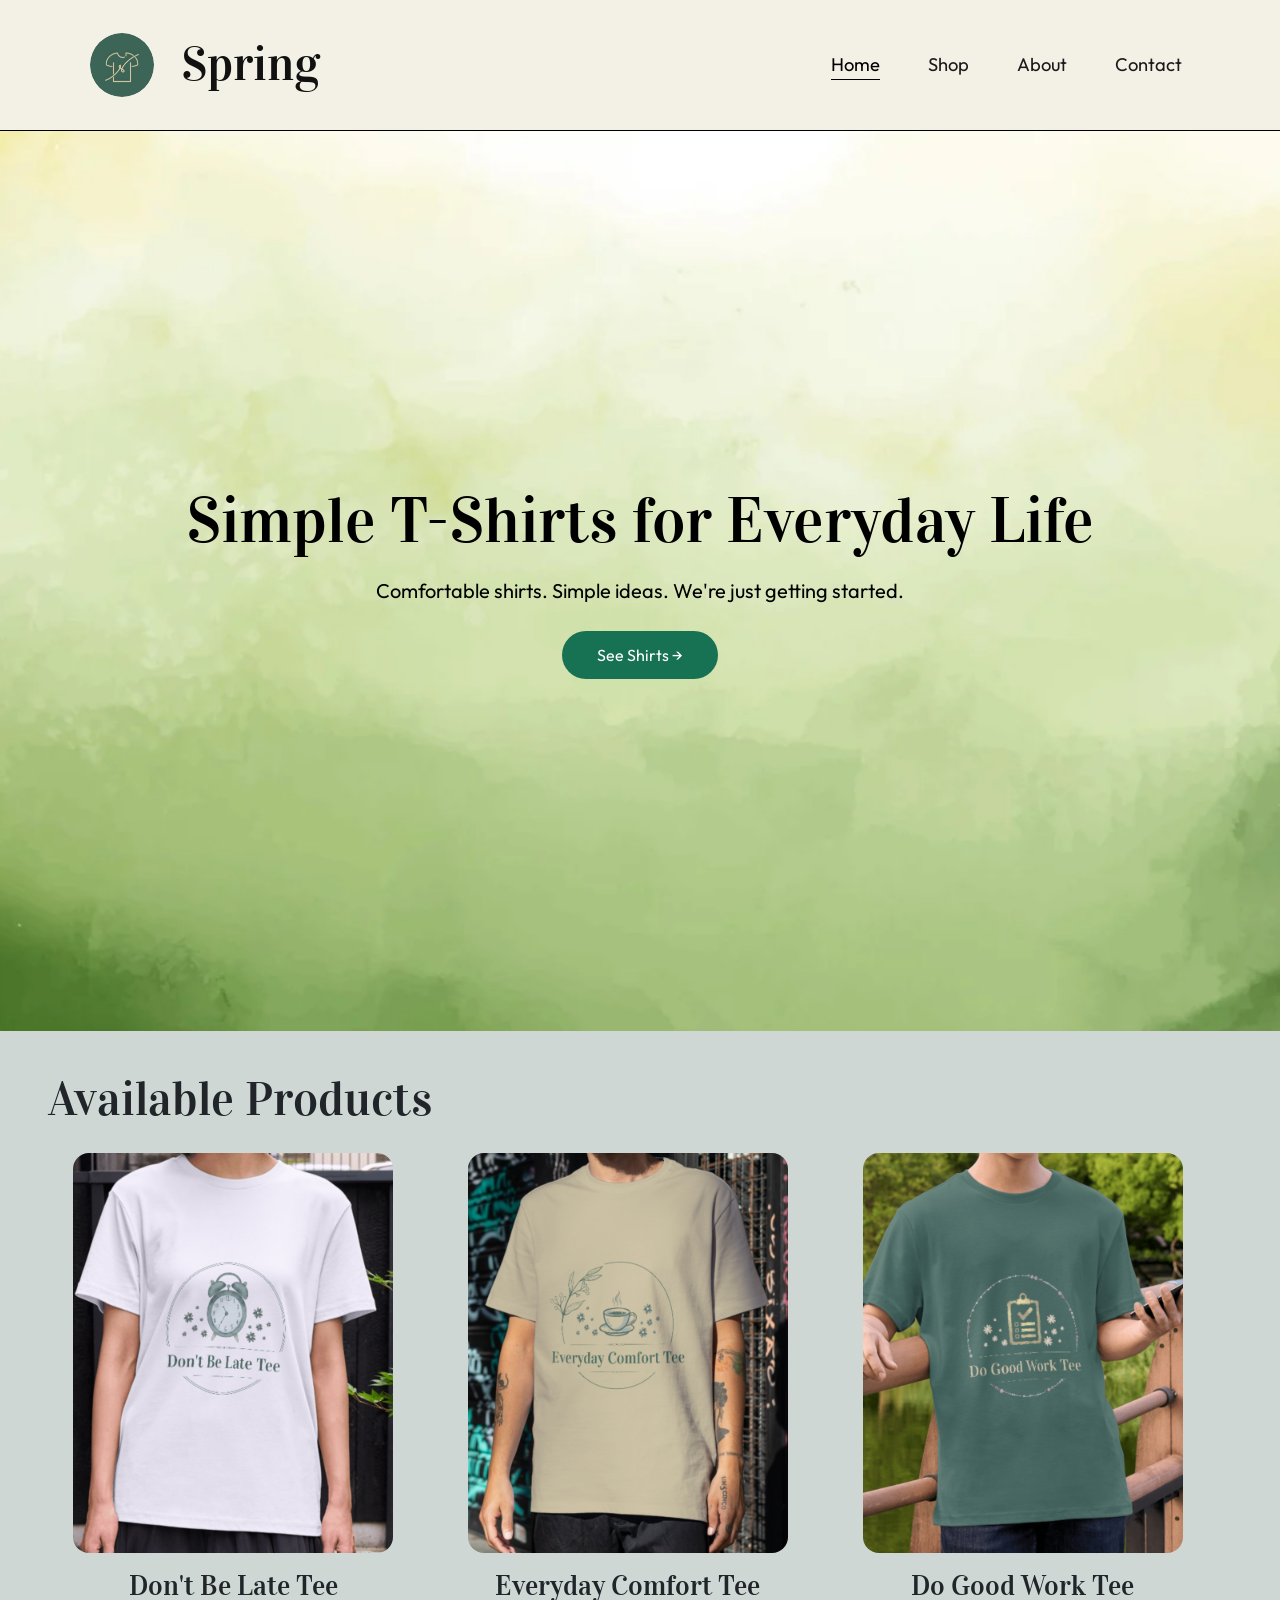
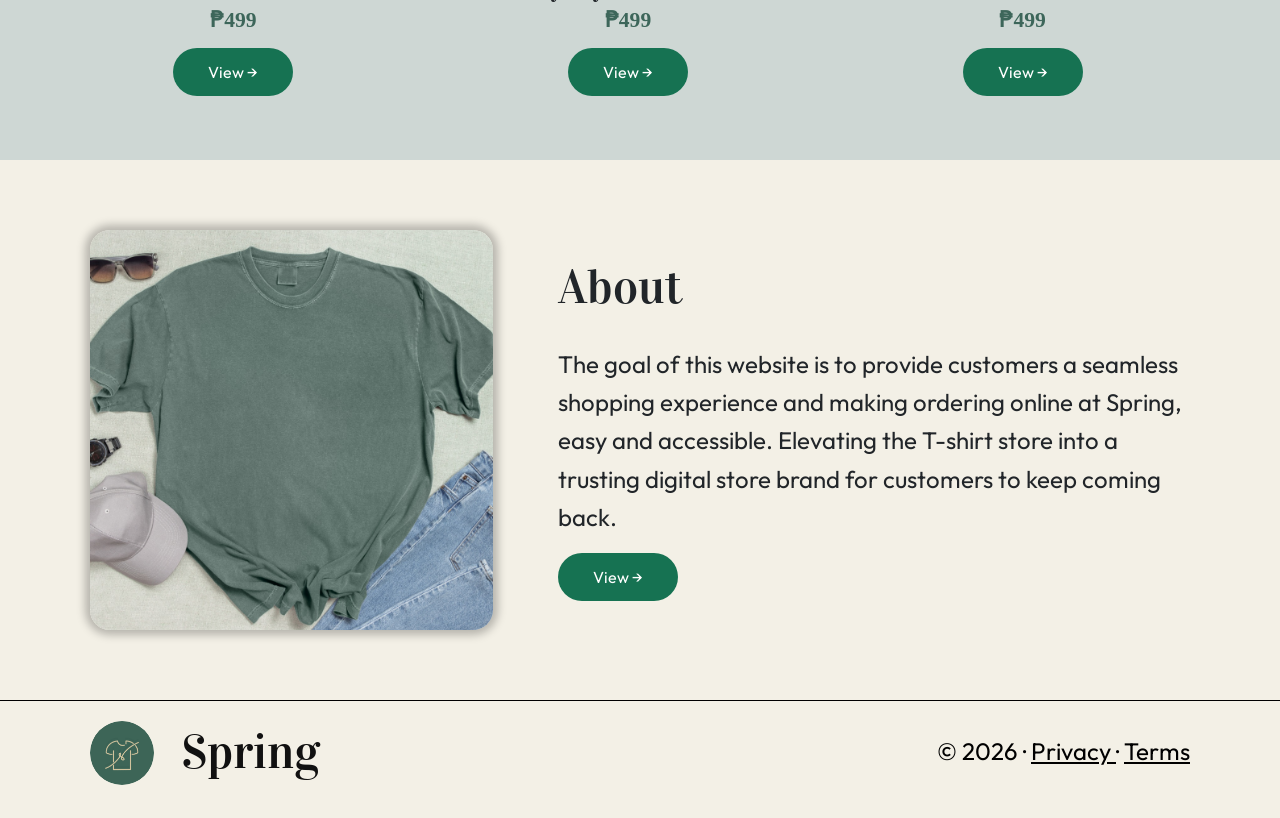
<file: index.html>
<!DOCTYPE html>
<html lang="en">

<head>
    <meta charset="UTF-8">
    <meta name="viewport" content="width=device-width, initial-scale=1.0">

    <title>Spring | Simple T-Shirts for Everyday Life</title>

    <!-- Bootstrap CSS -->
    <link rel="preconnect" href="https://fonts.googleapis.com">
    <link rel="preconnect" href="https://fonts.gstatic.com" crossorigin>
    <link href="https://fonts.googleapis.com/css2?family=Outfit:wght@400;600;700&family=Vidaloka&display=swap" rel="stylesheet">
    <link href="https://cdn.jsdelivr.net/npm/bootstrap@5.3.3/dist/css/bootstrap.min.css"
        rel="stylesheet">

    <!-- Custom CSS -->
    <link rel="stylesheet" href="css/style.css">
</head>

<body>

 <header class="site-header">

        <nav class="navbar navbar-expand-lg">

            <div class="container">

                <a class="navbar-brand" href="index.html">

                    <img src="Logo_Spring.png" style="max-width: 64px; height: auto; margin-right: 15px;"
                        alt="Spring logo">

                    Spring

                </a>

                <button class="navbar-toggler" type="button"
                    data-bs-toggle="collapse"
                    data-bs-target="#mainNavigation"
                    aria-controls="mainNavigation"
                    aria-expanded="false"
                    aria-label="Toggle navigation">

                    <span class="navbar-toggler-icon"></span>

                </button>

                <div class="collapse navbar-collapse"
                    id="mainNavigation">

                    <ul class="navbar-nav ms-auto">

                        <li class="nav-item">
                            <a class="nav-link active" href="index.html" aria-current="page">
                                Home
                            </a>
                        </li>

                        <li class="nav-item">
                            <a class="nav-link" href="shop page.html">
                                Shop
                            </a>
                        </li>

                        <li class="nav-item">
                            <a class="nav-link" href="about page.html">
                                About
                            </a>
                        </li>

                        <li class="nav-item">
                            <a class="nav-link" href="contact page.html">
                                Contact
                            </a>
                        </li>

                    </ul>

                </div>

            </div>

        </nav>

        <hr class="custom-line">


    </header>


    <main>

        <section class="hero-section" id="hero">

            <div class="container text-center">

                <h1>Simple T-Shirts for Everyday Life</h1>

                <p>
                    Comfortable shirts. Simple ideas.
                    We're just getting started.
                </p>

                <a href="shop page.html" class="btn hero-button">
                    See Shirts <span aria-hidden="true">→</span>
                </a>

            </div>

        </section>


        <section class="products-section" id="products">

            <div class="container-shop">

                <h2>Available Products</h2>

                <div class="row g-4">

                    <div class="col-md-4">

                        <article class="product-card">

                            <img
                                src="images/34.png"
                                alt="Model wearing the Don't Be Late Tee">

                            <h3>Don't Be Late Tee</h3>

                            <p class="product-price">₱499</p>

                            <a href="shop_product 3.html" class="btn product-button">
                                View <span aria-hidden="true">→</span>
                            </a>

                        </article>

                    </div>


                    <div class="col-md-4">

                        <article class="product-card">

                            <img
                                src="images/35.png"
                                alt="Model wearing the Everyday Comfort Tee">

                            <h3>Everyday Comfort Tee</h3>

                            <p class="product-price">₱499</p>

                            <a href="shop_product 2.html" class="btn product-button">
                                View <span aria-hidden="true">→</span>
                            </a>

                        </article>

                    </div>


                    <div class="col-md-4">

                        <article class="product-card">

                            <img
                                src="images/36.png"
                                alt="Model wearing the Do Good Work Tee">

                            <h3>Do Good Work Tee</h3>

                            <p class="product-price">₱499</p>

                            <a href="shop_product 1.html" class="btn product-button">
                                View <span aria-hidden="true">→</span>
                            </a>

                        </article>

                    </div>

                </div>

            </div>

        </section>


        <section class="about-preview" id="about-preview">

            <div class="container">

                <div class="row align-items-center g-4">

                    <div class="col-md-5">

                        <img
                            src="images/About Us Pic.png"
                            alt="Spring green t-shirt styled with everyday essentials"
                            class="img-fluid about-image">

                    </div>

                    <div class="col-md-7">

                        <h2>About</h2>

                        <p>
                            The goal of this website is to provide
                            customers a seamless shopping experience
                            and making ordering online at Spring,
                            easy and accessible. Elevating the T-shirt
                            store into a trusting digital store brand
                            for customers to keep coming back.
                        </p>

                        <a href="about page.html" class="btn product-button">
                            View <span aria-hidden="true">→</span>
                        </a>

                    </div>

                </div>

            </div>

        </section>

    </main>


     <footer class="site-footer">
            <hr class="custom-line">


        <div class="container">

            <div class="row align-items-center">

                <div class="col-md-6">

                    <a href="index.html" class="footer-brand">

                           <img src="Logo_Spring.png" style="max-width: 64px; height: auto; margin-right: 15px;"
                        alt="Spring logo">

                    Spring
                    </a>

                </div>


                <div class="col-md-6 text-md-end">

                    <p>
                        © 2026 ·

                        <a href="privacy policy page.html">
                            Privacy
                        </a>

                        ·

                        <a href="terms & conditions page.html">
                            Terms
                        </a>
                    </p>

                </div>

            </div>

        </div>

    </footer>


    <script src="https://cdn.jsdelivr.net/npm/bootstrap@5.3.3/dist/js/bootstrap.bundle.min.js"></script>

    <script src="js/script.js"></script>

</body>
</html>
</file>
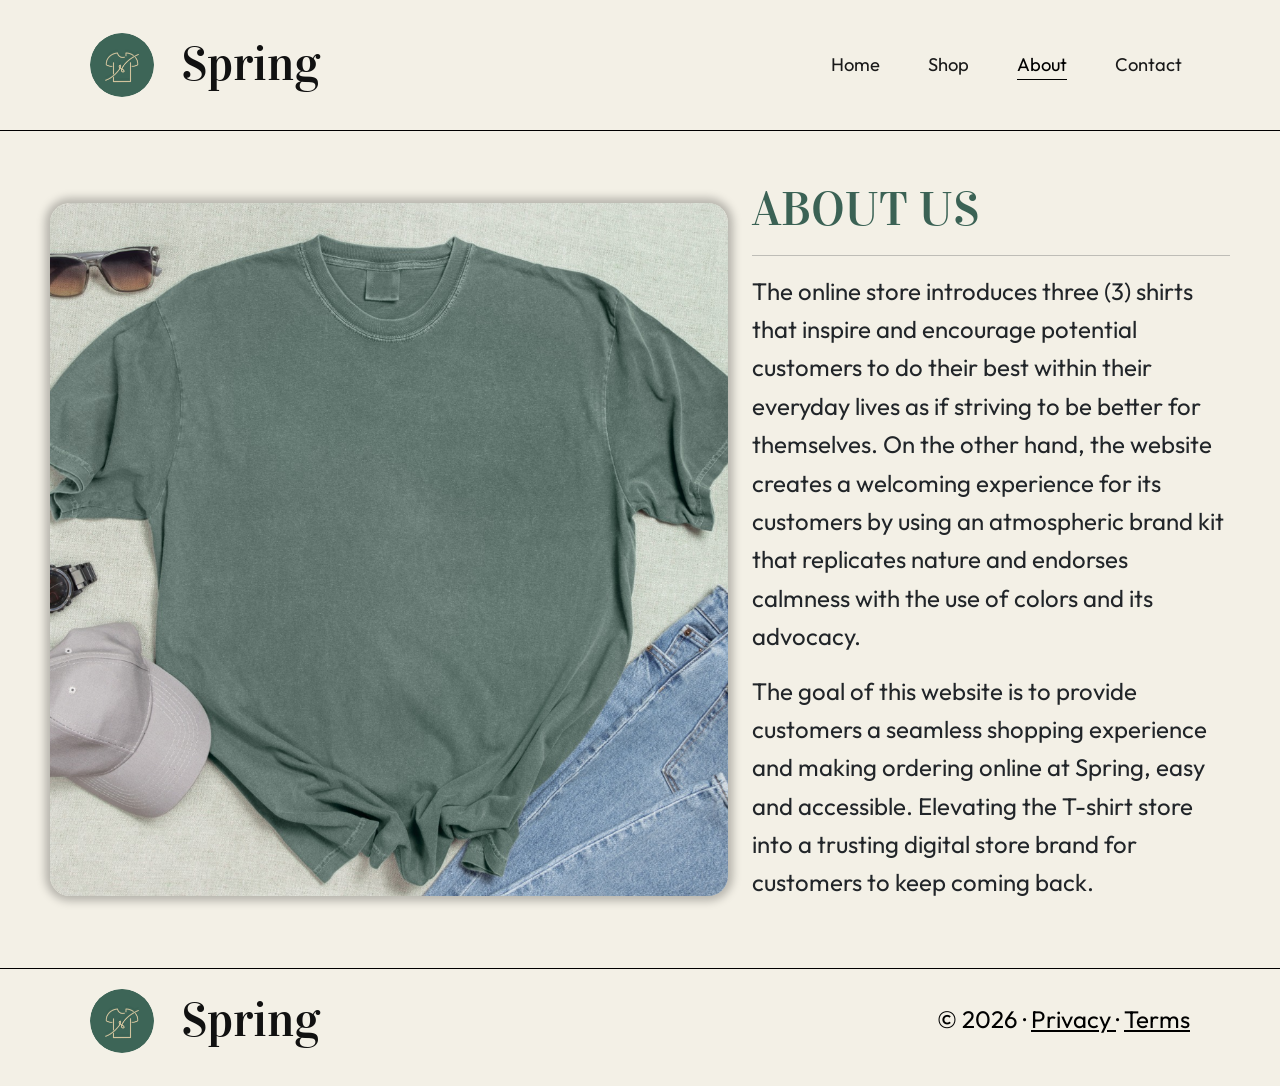
<file: about page.html>
<!DOCTYPE html>
<html lang="en">

<head>
    <meta charset="UTF-8">
    <meta name="viewport" content="width=device-width, initial-scale=1.0">

    <title>Spring | About Us</title>

    <link rel="preconnect" href="https://fonts.googleapis.com">
    <link rel="preconnect" href="https://fonts.gstatic.com" crossorigin>
    <link href="https://fonts.googleapis.com/css2?family=Outfit:wght@400;600;700&family=Vidaloka&display=swap" rel="stylesheet">
    <link href="https://cdn.jsdelivr.net/npm/bootstrap@5.3.3/dist/css/bootstrap.min.css"
        rel="stylesheet">

    <link rel="stylesheet" href="css/style.css">
</head>

<body>

   <header class="site-header">

        <nav class="navbar navbar-expand-lg">

            <div class="container">

                <a class="navbar-brand" href="index.html">

                    <img src="Logo_Spring.png" style="max-width: 64px; height: auto; margin-right: 15px;"
                        alt="Spring logo">

                    Spring

                </a>

                <button class="navbar-toggler" type="button"
                    data-bs-toggle="collapse"
                    data-bs-target="#mainNavigation"
                    aria-controls="mainNavigation"
                    aria-expanded="false"
                    aria-label="Toggle navigation">

                    <span class="navbar-toggler-icon"></span>

                </button>

                <div class="collapse navbar-collapse"
                    id="mainNavigation">

                    <ul class="navbar-nav ms-auto">

                        <li class="nav-item">
                            <a class="nav-link" href="index.html">
                                Home
                            </a>
                        </li>

                        <li class="nav-item">
                            <a class="nav-link" href="shop page.html">
                                Shop
                            </a>
                        </li>

                        <li class="nav-item">
                            <a class="nav-link active" href="about page.html" aria-current="page">
                                About
                            </a>
                        </li>

                        <li class="nav-item">
                            <a class="nav-link" href="contact page.html">
                                Contact
                            </a>
                        </li>

                    </ul>

                </div>

            </div>

        </nav>

        <hr class="custom-line">


    </header>


    <main>

        <section class="about-page-section">

            <div class="container-about">

                <div class="row align-items-center g-4">

                    <div class="col-md-7">

                        <img
                            src="images/About Us Pic.png"
                            alt="Spring green T-shirt styled with everyday essentials"
                            class="img-fluid about-page-image">

                    </div>


                    <div class="col-md-5">

                        <div class="about-content">

                            <h1 style="color: #3B6255; font-size: 48px;">ABOUT US</h1>

                            <hr>

                            <p>
                                The online store introduces three (3) shirts
                                that inspire and encourage potential customers
                                to do their best within their everyday lives
                                as if striving to be better for themselves.
                                On the other hand, the website creates a
                                welcoming experience for its customers by
                                using an atmospheric brand kit that replicates
                                nature and endorses calmness with the use of
                                colors and its advocacy.
                            </p>

                            <p>
                                The goal of this website is to provide
                                customers a seamless shopping experience
                                and making ordering online at Spring, easy
                                and accessible. Elevating the T-shirt store
                                into a trusting digital store brand for
                                customers to keep coming back.
                            </p>

                        </div>

                    </div>

                </div>

            </div>

        </section>

    </main>


     <footer class="site-footer">
            <hr class="custom-line">


        <div class="container">

            <div class="row align-items-center">

                <div class="col-md-6">

                    <a href="index.html" class="footer-brand">

                           <img src="Logo_Spring.png" style="max-width: 64px; height: auto; margin-right: 15px;"
                        alt="Spring logo">

                    Spring
                    </a>

                </div>


                <div class="col-md-6 text-md-end">

                    <p>
                        © 2026 ·

                        <a href="privacy policy page.html">
                            Privacy
                        </a>

                        ·

                        <a href="terms & conditions page.html">
                            Terms
                        </a>
                    </p>

                </div>

            </div>

        </div>

    </footer>


    <script src="https://cdn.jsdelivr.net/npm/bootstrap@5.3.3/dist/js/bootstrap.bundle.min.js"></script>

    <script src="js/script.js"></script>

</body>

</html>
</file>
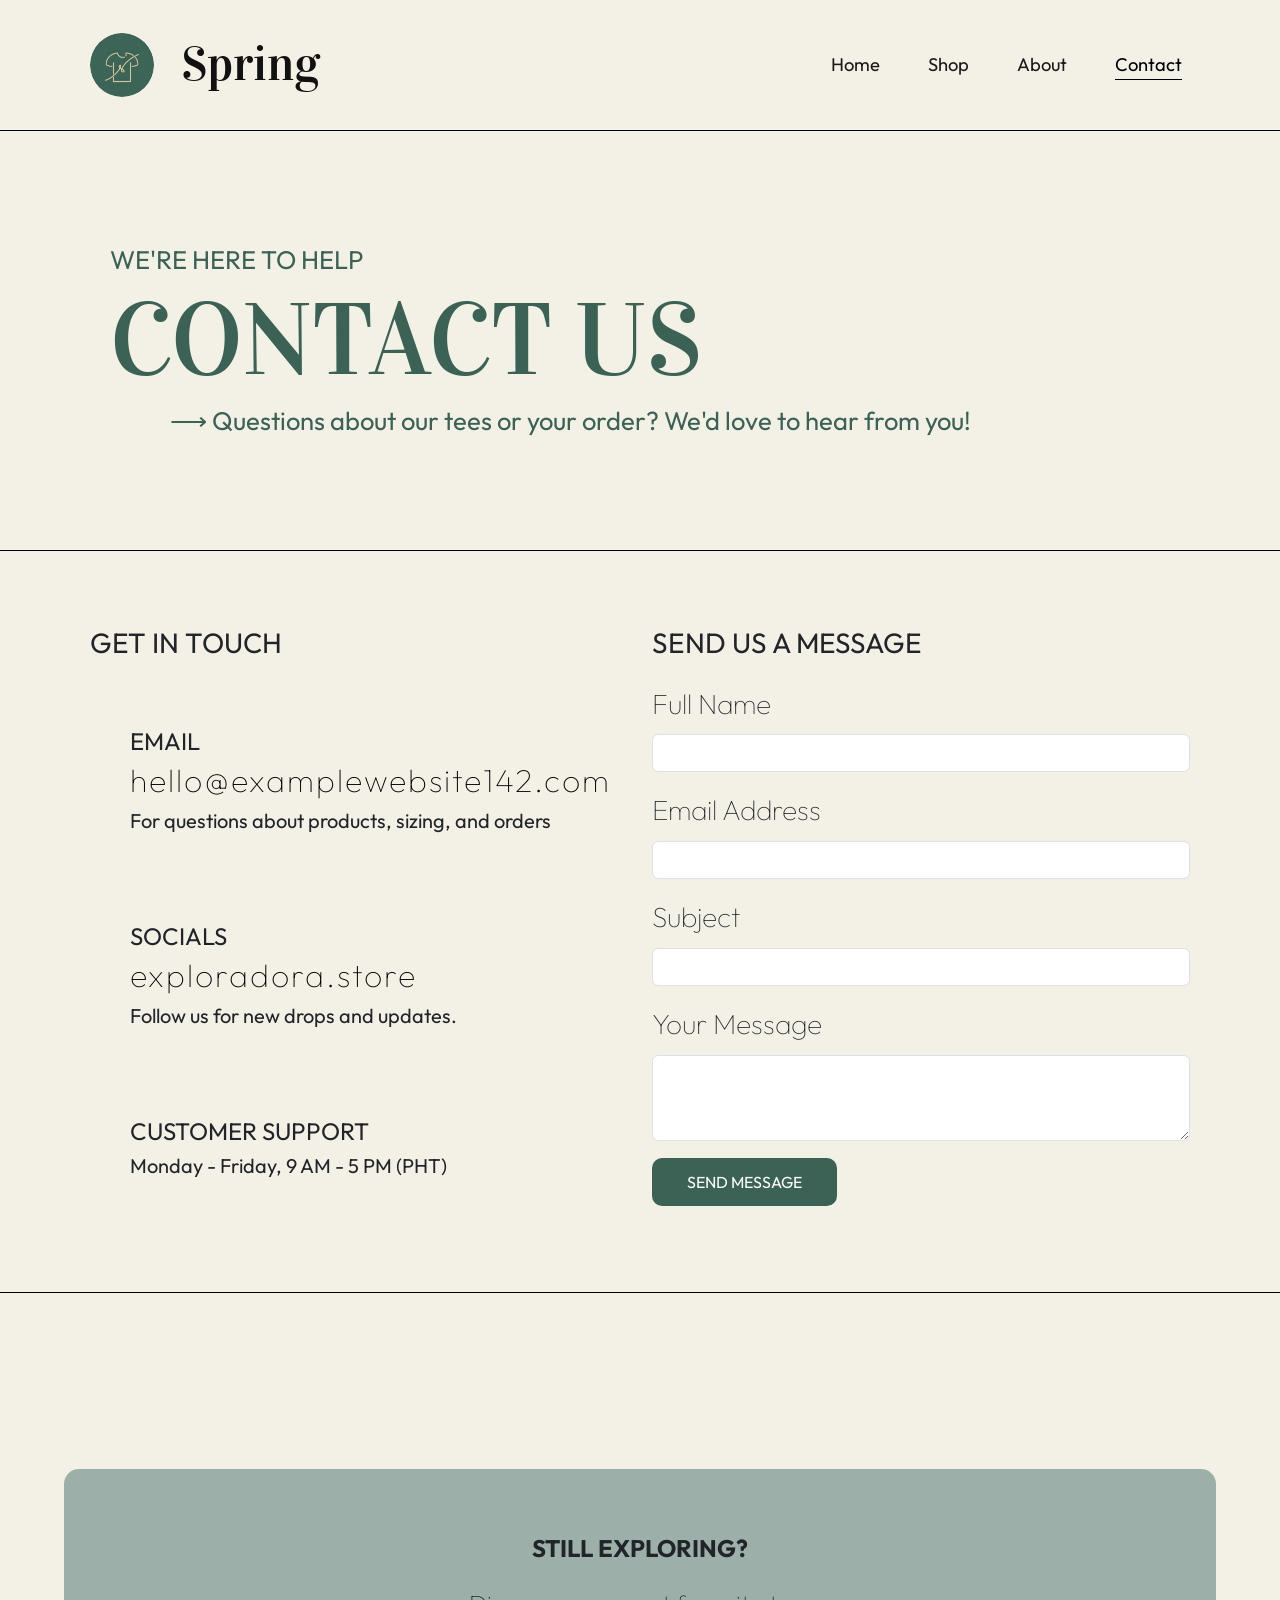
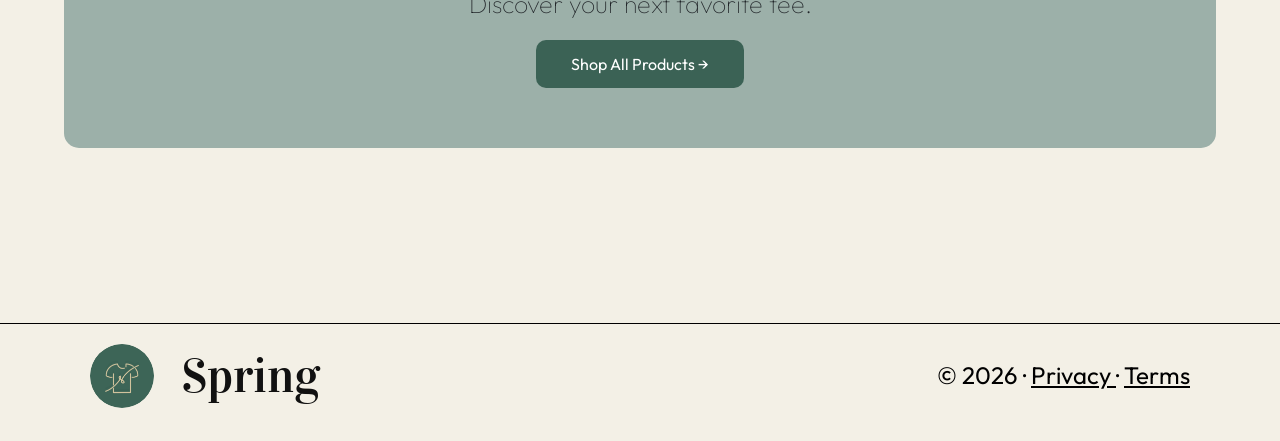
<file: contact page.html>
<!DOCTYPE html>
<html lang="en">

<head>
    <meta charset="UTF-8">
    <meta name="viewport" content="width=device-width, initial-scale=1.0">

    <title>Spring | Contact Us</title>

    <link rel="preconnect" href="https://fonts.googleapis.com">
    <link rel="preconnect" href="https://fonts.gstatic.com" crossorigin>
    <link href="https://fonts.googleapis.com/css2?family=Outfit:wght@400;600;700&family=Vidaloka&display=swap" rel="stylesheet">
    <link href="https://cdn.jsdelivr.net/npm/bootstrap@5.3.3/dist/css/bootstrap.min.css"
        rel="stylesheet">

    <link rel="stylesheet" href="css/style.css">
</head>

<body>

   <header class="site-header">

        <nav class="navbar navbar-expand-lg">

            <div class="container">

                <a class="navbar-brand" href="index.html">

                    <img src="Logo_Spring.png" style="max-width: 64px; height: auto; margin-right: 15px;"
                        alt="Spring logo">

                    Spring

                </a>

                <button class="navbar-toggler" type="button"
                    data-bs-toggle="collapse"
                    data-bs-target="#mainNavigation"
                    aria-controls="mainNavigation"
                    aria-expanded="false"
                    aria-label="Toggle navigation">

                    <span class="navbar-toggler-icon"></span>

                </button>

                <div class="collapse navbar-collapse"
                    id="mainNavigation">

                    <ul class="navbar-nav ms-auto">

                        <li class="nav-item">
                            <a class="nav-link" href="index.html">
                                Home
                            </a>
                        </li>

                        <li class="nav-item">
                            <a class="nav-link" href="shop page.html">
                                Shop
                            </a>
                        </li>

                        <li class="nav-item">
                            <a class="nav-link" href="about page.html">
                                About
                            </a>
                        </li>

                        <li class="nav-item">
                            <a class="nav-link active" href="contact page.html" aria-current="page">
                                Contact
                            </a>
                        </li>

                    </ul>

                </div>

            </div>

        </nav>

        <hr class="custom-line">


    </header>


    <main>

        <section class="contact-hero">

            <div class="container">

                <p class="contact-eyebrow">
                    WE'RE HERE TO HELP
                </p>

                <h1 style="font-size: 96px;">CONTACT US</h1>

                <div class="contact-introduction">

                    <p style="font-size: 24px; padding-left: 60px;">
                        ⟶ Questions about our tees or your
                        order? We'd love to hear from you!
                    </p>

                </div>

            </div>

        </section>

        <hr class="custom-line">

        <section class="contact-main">

            <div class="container">

                <div class="row g-4">

                    <div class="col-md-6">

                        <div class="contact-information">

                            <p style="font-size: 28px;">GET IN TOUCH</p>


                            <div class="contact-detail">

                                <p style="font-size: 24px;">EMAIL</p>

                                <a style="font-size: 32px;" href="mailto:hello@examplewebsite142.com">
                                    hello@examplewebsite142.com
                                </a>

                                <p style="font-size: 20px;">
                                    For questions about products,
                                    sizing, and orders
                                </p>

                            </div>


                            <div class="contact-detail">

                                <p style="font-size: 24px;">SOCIALS</p>

                                <a style="font-size: 32px;" href="https://www.instagram.com/exploradora.store/">
                                    exploradora.store
                                </a>

                                <p style="font-size: 20px;">
                                    Follow us for new drops and updates.
                                </p>

                            </div>


                            <div class="contact-detail">

                                <p style="font-size: 24px;">CUSTOMER SUPPORT</p>

                                <p style="font-size: 20px;">
                                    Monday - Friday, 9 AM - 5 PM (PHT)
                                </p>

                            </div>

                        </div>

                    </div>


                    <div class="col-md-6">

                        <div class="contact-form-container">

                            <p>SEND US A MESSAGE</p>

                            <form id="contact-form"
                                action="#"
                                method="post">

                                <div class="mb-3">

                                    <label for="full-name"
                                        class="form-label">
                                        Full Name
                                    </label>

                                    <input type="text"
                                        class="form-control"
                                        id="full-name"
                                        name="fullName"
                                        autocomplete="name"
                                        required>

                                </div>


                                <div class="mb-3">

                                    <label for="email-address"
                                        class="form-label">
                                        Email Address
                                    </label>

                                    <input type="email"
                                        class="form-control"
                                        id="email-address"
                                        name="email"
                                        autocomplete="email"
                                        required>

                                </div>


                                <div class="mb-3">

                                    <label for="subject"
                                        class="form-label">
                                        Subject
                                    </label>

                                    <input type="text"
                                        class="form-control"
                                        id="subject"
                                        name="subject"
                                        required>

                                </div>


                                <div class="mb-3">

                                    <label for="message"
                                        class="form-label">
                                        Your Message
                                    </label>

                                    <textarea
                                        class="form-control"
                                        id="message"
                                        name="message"
                                        rows="3"
                                        required></textarea>

                                </div>


                                <button type="submit"
                                    class="btn contact-submit-button">

                                    SEND MESSAGE

                                </button>

                            </form>

                        </div>

                    </div>

                </div>

            </div>

        </section>

                <hr class="custom-line">


        <section class="contact-cta">

            <div class="container-exploring">

                <div class="cta-content">

                    <p style="font-size: 24px; font-weight: bolder;">STILL EXPLORING?</p>

                    <p style="font-size: 25px; font-weight: lighter;">
                        Discover your next favorite tee.
                    </p>

                    <a style="   background-color: #3B6255 !important;
    color: white !important;
    border: none !important;
    padding: 12px 35px;
    border-radius: 10px !important;
    text-decoration: none;
    display: inline-block;
    font-size: 16px;    
    href="shop page.html"
                        class="btn cta-button">

                        Shop All Products
                        <span aria-hidden="true">→</span>

                    </a>

                </div>

            </div>

        </section>

    </main>


     <footer class="site-footer">
            <hr class="custom-line">


        <div class="container">

            <div class="row align-items-center">

                <div class="col-md-6">

                    <a href="index.html" class="footer-brand">

                           <img src="Logo_Spring.png" style="max-width: 64px; height: auto; margin-right: 15px;"
                        alt="Spring logo">

                    Spring
                    </a>

                </div>


                <div class="col-md-6 text-md-end">

                    <p>
                        © 2026 ·

                        <a href="privacy policy page.html">
                            Privacy
                        </a>

                        ·

                        <a href="terms & conditions page.html">
                            Terms
                        </a>
                    </p>

                </div>

            </div>

        </div>

    </footer>


    <script src="https://cdn.jsdelivr.net/npm/bootstrap@5.3.3/dist/js/bootstrap.bundle.min.js"></script>

    <script src="js/script.js"></script>

</body>

</html>
</file>
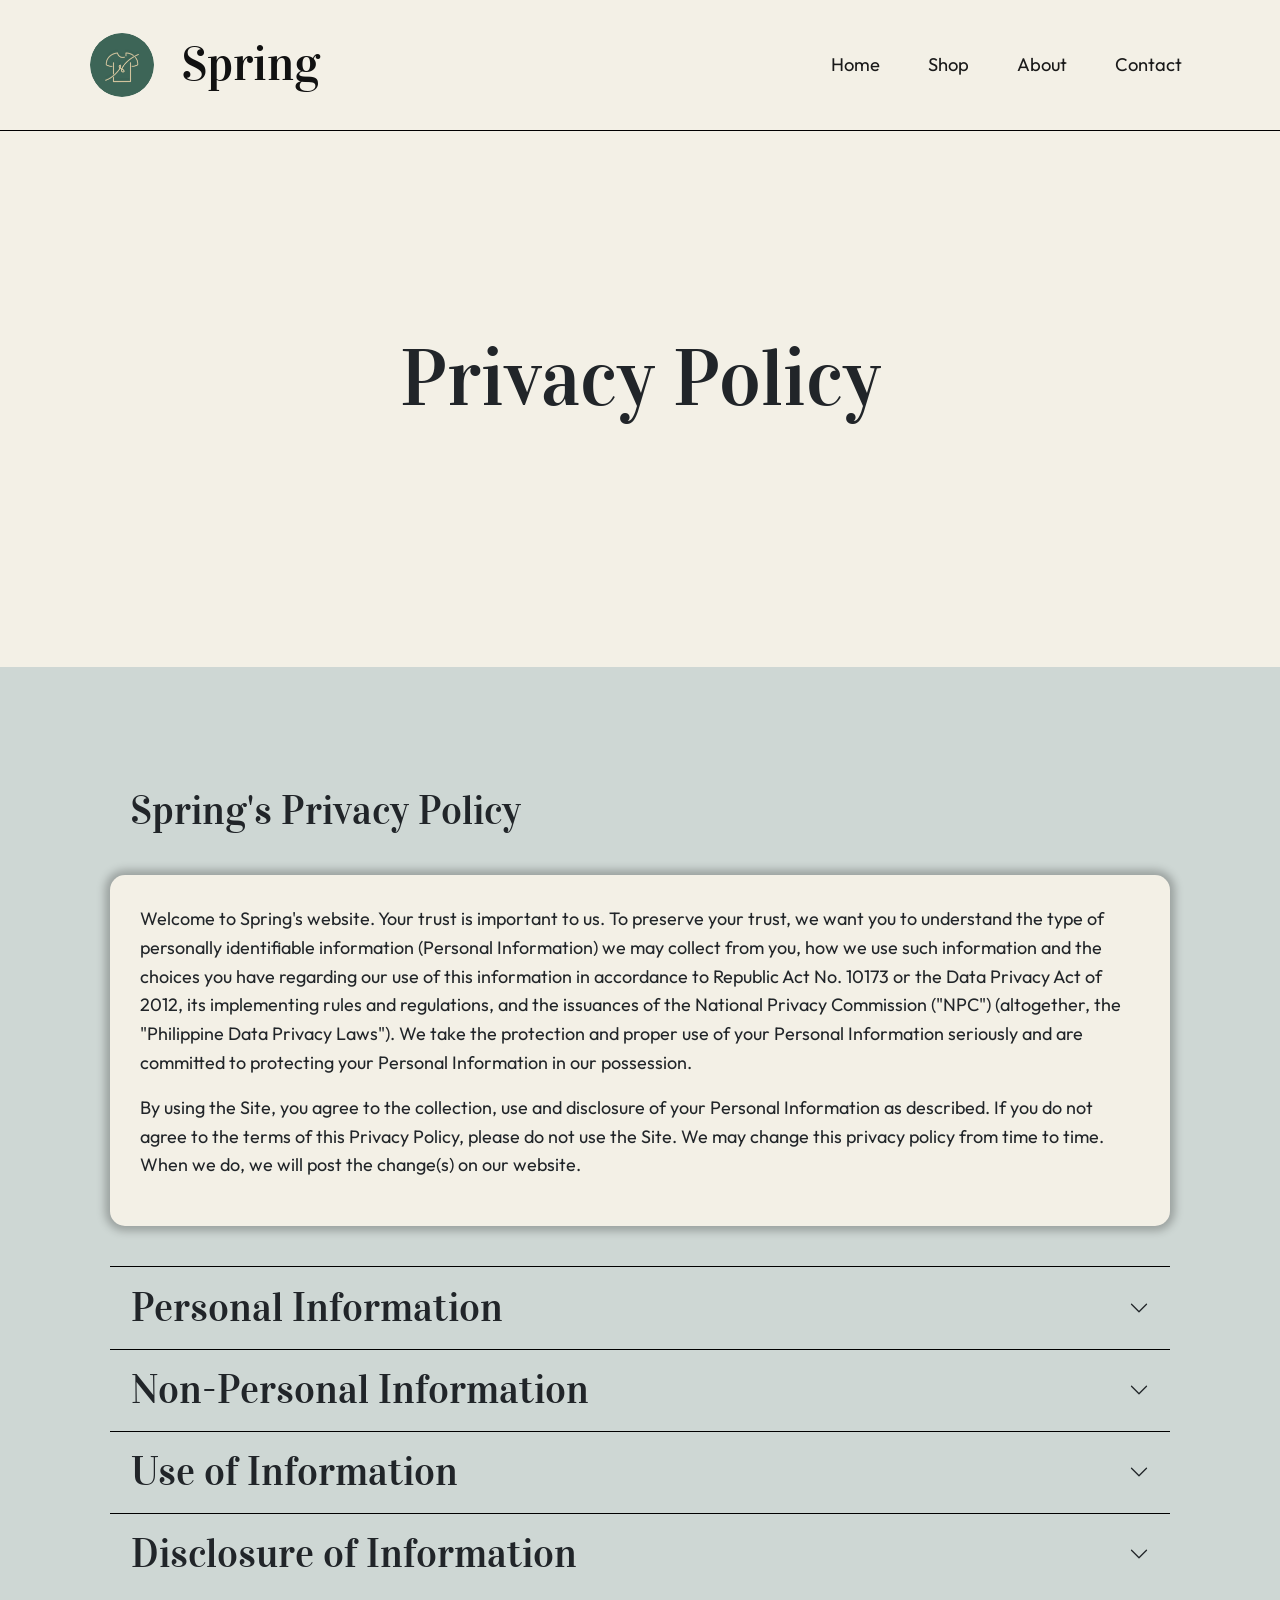
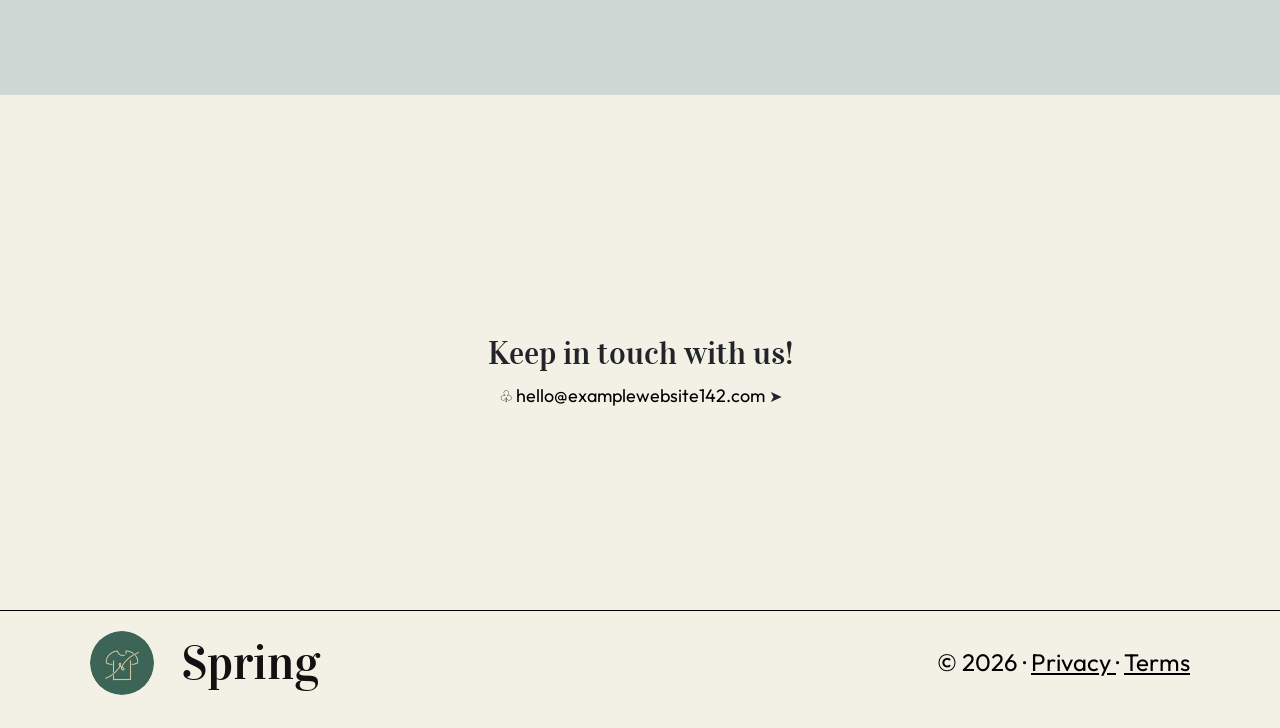
<file: privacy policy page.html>
<!DOCTYPE html>
<html lang="en">

<head>
    <meta charset="UTF-8">
    <meta name="viewport" content="width=device-width, initial-scale=1.0">

    <title>Spring | Privacy Policy</title>

    <link rel="preconnect" href="https://fonts.googleapis.com">
    <link rel="preconnect" href="https://fonts.gstatic.com" crossorigin>
    <link href="https://fonts.googleapis.com/css2?family=Outfit:wght@400;600;700&family=Vidaloka&display=swap" rel="stylesheet">
    <link href="https://cdn.jsdelivr.net/npm/bootstrap@5.3.3/dist/css/bootstrap.min.css"
        rel="stylesheet">

    <link rel="stylesheet" href="css/style.css">
</head>

<body>

   <header class="site-header">

        <nav class="navbar navbar-expand-lg">

            <div class="container">

                <a class="navbar-brand" href="index.html">

                    <img src="Logo_Spring.png" style="max-width: 64px; height: auto; margin-right: 15px;"
                        alt="Spring logo">

                    Spring

                </a>

                <button class="navbar-toggler" type="button"
                    data-bs-toggle="collapse"
                    data-bs-target="#mainNavigation"
                    aria-controls="mainNavigation"
                    aria-expanded="false"
                    aria-label="Toggle navigation">

                    <span class="navbar-toggler-icon"></span>

                </button>

                <div class="collapse navbar-collapse"
                    id="mainNavigation">

                    <ul class="navbar-nav ms-auto">

                        <li class="nav-item">
                            <a class="nav-link" href="index.html">
                                Home
                            </a>
                        </li>

                        <li class="nav-item">
                            <a class="nav-link" href="shop page.html">
                                Shop
                            </a>
                        </li>

                        <li class="nav-item">
                            <a class="nav-link" href="about page.html">
                                About
                            </a>
                        </li>

                        <li class="nav-item">
                            <a class="nav-link" href="contact page.html">
                                Contact
                            </a>
                        </li>

                    </ul>

                </div>

            </div>

        </nav>

        <hr class="custom-line">


    </header>


    <main>

        <section class="terms-hero">

            <div class="container text-center">

                <h1 class="Title_TermsandCo">Privacy Policy</h1>

            </div>

        </section>


        <section class="terms-section">

            <div class="container">

                <h2 class="Title_Terms">Spring's Privacy Policy</h2>

                <div class="content_terms">

                <div class="terms-introduction">

                    <p>
                        Welcome to Spring's website. Your trust is
                        important to us. To preserve your trust, we
                        want you to understand the type of personally
                        identifiable information (Personal Information)
                        we may collect from you, how we use such
                        information and the choices you have regarding
                        our use of this information in accordance to
                        Republic Act No. 10173 or the Data Privacy Act
                        of 2012, its implementing rules and regulations,
                        and the issuances of the National Privacy
                        Commission ("NPC") (altogether, the
                        "Philippine Data Privacy Laws"). We take the
                        protection and proper use of your Personal
                        Information seriously and are committed to
                        protecting your Personal Information in our
                        possession.
                    </p>

                    <p>
                        By using the Site, you agree to the collection,
                        use and disclosure of your Personal Information
                        as described. If you do not agree to the terms
                        of this Privacy Policy, please do not use the
                        Site. We may change this privacy policy from
                        time to time. When we do, we will post the
                        change(s) on our website.
                    </p>

                </div>

                <hr class="custom-line">

                <div class="accordion terms-accordion"
                    id="privacyAccordion">


                    <div class="accordion-item">

                        <h3 class="accordion-header"
                            id="headingPersonal">

                            <button class="accordion-button collapsed"
                                type="button"
                                data-bs-toggle="collapse"
                                data-bs-target="#personalInformation"
                                aria-expanded="false"
                                aria-controls="personalInformation">

                                Personal Information

                            </button>

                        </h3>

                        <div id="personalInformation"
                            class="accordion-collapse collapse"
                            aria-labelledby="headingPersonal"
                            data-bs-parent="#privacyAccordion">

                            <div class="accordion-body">
                                <p> We only collect personal information from you (such as name, 
                                    address, email, telephone number) when you order merchandise 
                                    from us; contact us; complete a survey about your experience; 
                                    to fulfill orders; or to communicate with you to respond to 
                                    questions, or provide you with information about our promotions. 
                                    This Personal Information may be collected from you during either 
                                    online or off-line transactions or when you directly contact us. </p>


                            </div>

                        </div>

                    </div>

                    <hr class="custom-line">

                    <div class="accordion-item">

                        <h3 class="accordion-header"
                            id="headingNonPersonal">

                            <button class="accordion-button collapsed"
                                type="button"
                                data-bs-toggle="collapse"
                                data-bs-target="#nonPersonalInformation"
                                aria-expanded="false"
                                aria-controls="nonPersonalInformation">

                                Non-Personal Information

                            </button>

                        </h3>

                        <div id="nonPersonalInformation"
                            class="accordion-collapse collapse"
                            aria-labelledby="headingNonPersonal"
                            data-bs-parent="#privacyAccordion">

                            <div class="accordion-body">

                                <p> As part of the standard operation of the Site, 
                                    we may collect certain non-personal information 
                                    from you, including but not limited to your browser 
                                    type, operating system, IP address and the domain 
                                    name from which you accessed the Site. In addition, 
                                    we may collect information about your browsing behavior, 
                                    such as the date and time you visit the Site, the areas 
                                    or pages of the Site that you visit, the amount of time 
                                    you spend viewing the Site, the number of times you return 
                                    to the Site and other click-stream data. </p>
                            </div>

                        </div>

                    </div>

                    <hr class="custom-line">

                    <div class="accordion-item">

                        <h3 class="accordion-header"
                            id="headingUse">

                            <button class="accordion-button collapsed"
                                type="button"
                                data-bs-toggle="collapse"
                                data-bs-target="#useOfInformation"
                                aria-expanded="false"
                                aria-controls="useOfInformation">

                                Use of Information

                            </button>

                        </h3>

                        <div id="useOfInformation"
                            class="accordion-collapse collapse"
                            aria-labelledby="headingUse"
                            data-bs-parent="#privacyAccordion">

                            <div class="accordion-body">

                                <p> We may use the information we collect from and 
                                    about you for any of the following purposes: 
                                    (1) to fulfill your requests for products and services; 
                                    (2) to provide you with targeted offers, surveys, and 
                                    advertising on the Site; (3) to contact you with 
                                    information and promotional materials and offers from 
                                    our company; (4) to contact you when necessary; 
                                    (5) to review Site usage and operations; (6) to address 
                                    problems with the Site, our business or our products and 
                                    services; and (7) to protect the security or integrity of 
                                    the Site and our business. Spring may combine the 
                                    information we collect with other information to improve 
                                    our products, services, content, and advertising, or to 
                                    recommend specific items to you. </p>
                            </div>

                        </div>

                    </div>

                    <hr class="custom-line">

                    <div class="accordion-item">

                        <h3 class="accordion-header"
                            id="headingDisclosure">

                            <button class="accordion-button collapsed"
                                type="button"
                                data-bs-toggle="collapse"
                                data-bs-target="#disclosureOfInformation"
                                aria-expanded="false"
                                aria-controls="disclosureOfInformation">

                                Disclosure of Information

                            </button>

                        </h3>

                        <div id="disclosureOfInformation"
                            class="accordion-collapse collapse"
                            aria-labelledby="headingDisclosure"
                            data-bs-parent="#privacyAccordion">

                            <div class="accordion-body">

                                <p> We may transfer or otherwise disclose information 
                                    collected from and about you to the following entities 
                                    for the following purposes: (1) to our employees, 
                                    independent contractors, subsidiaries, affiliates, 
                                    consultants, business associates, service providers 
                                    and suppliers, if the disclosure will enable any of 
                                    these entities to perform a business, professional or 
                                    technical support function for us; (2) to our employees, 
                                    independent contractors, service providers and suppliers, 
                                    to fulfill a product or service request; (3) as necessary 
                                    if we believe that there has been a violation of the Site 
                                    Terms of Use or of our rights or the rights of any third 
                                    party; (4) to respond to judicial process and provide 
                                    information to law enforcement agencies or in connection 
                                    with an investigation on matters related to public safety, 
                                    as permitted by law, or otherwise as required by law; and 
                                    (5) in the event that our company or substantially all of its assets are acquired, 
                                    your Personal Information may be one of the transferred assets. </p>
                            </div>

                        </div>

                    </div>

                </div>

                </div>

            </div>

        </section>


        <section class="keep-in-touch">

            <div class="container text-center">

                <h2>Keep in touch with us!</h2>

                <div class="keep-in-touch-links">

                    <span aria-hidden="true">♧</span>

                    <a href="mailto:hello@examplewebsite142.com">
                        hello@examplewebsite142.com
                    </a>

                    <span aria-hidden="true">➤</span>

                </div>

            </div>

        </section>

    </main>


     <footer class="site-footer">
            <hr class="custom-line">


        <div class="container">

            <div class="row align-items-center">

                <div class="col-md-6">

                    <a href="index.html" class="footer-brand">

                           <img src="Logo_Spring.png" style="max-width: 64px; height: auto; margin-right: 15px;"
                        alt="Spring logo">

                    Spring
                    </a>

                </div>


                <div class="col-md-6 text-md-end">

                    <p>
                        © 2026 ·

                        <a href="privacy policy page.html">
                            Privacy
                        </a>

                        ·

                        <a href="terms & conditions page.html">
                            Terms
                        </a>
                    </p>

                </div>

            </div>

        </div>

    </footer>


    <script src="https://cdn.jsdelivr.net/npm/bootstrap@5.3.3/dist/js/bootstrap.bundle.min.js"></script>

    <script src="js/script.js"></script>

</body>

</html>
</file>
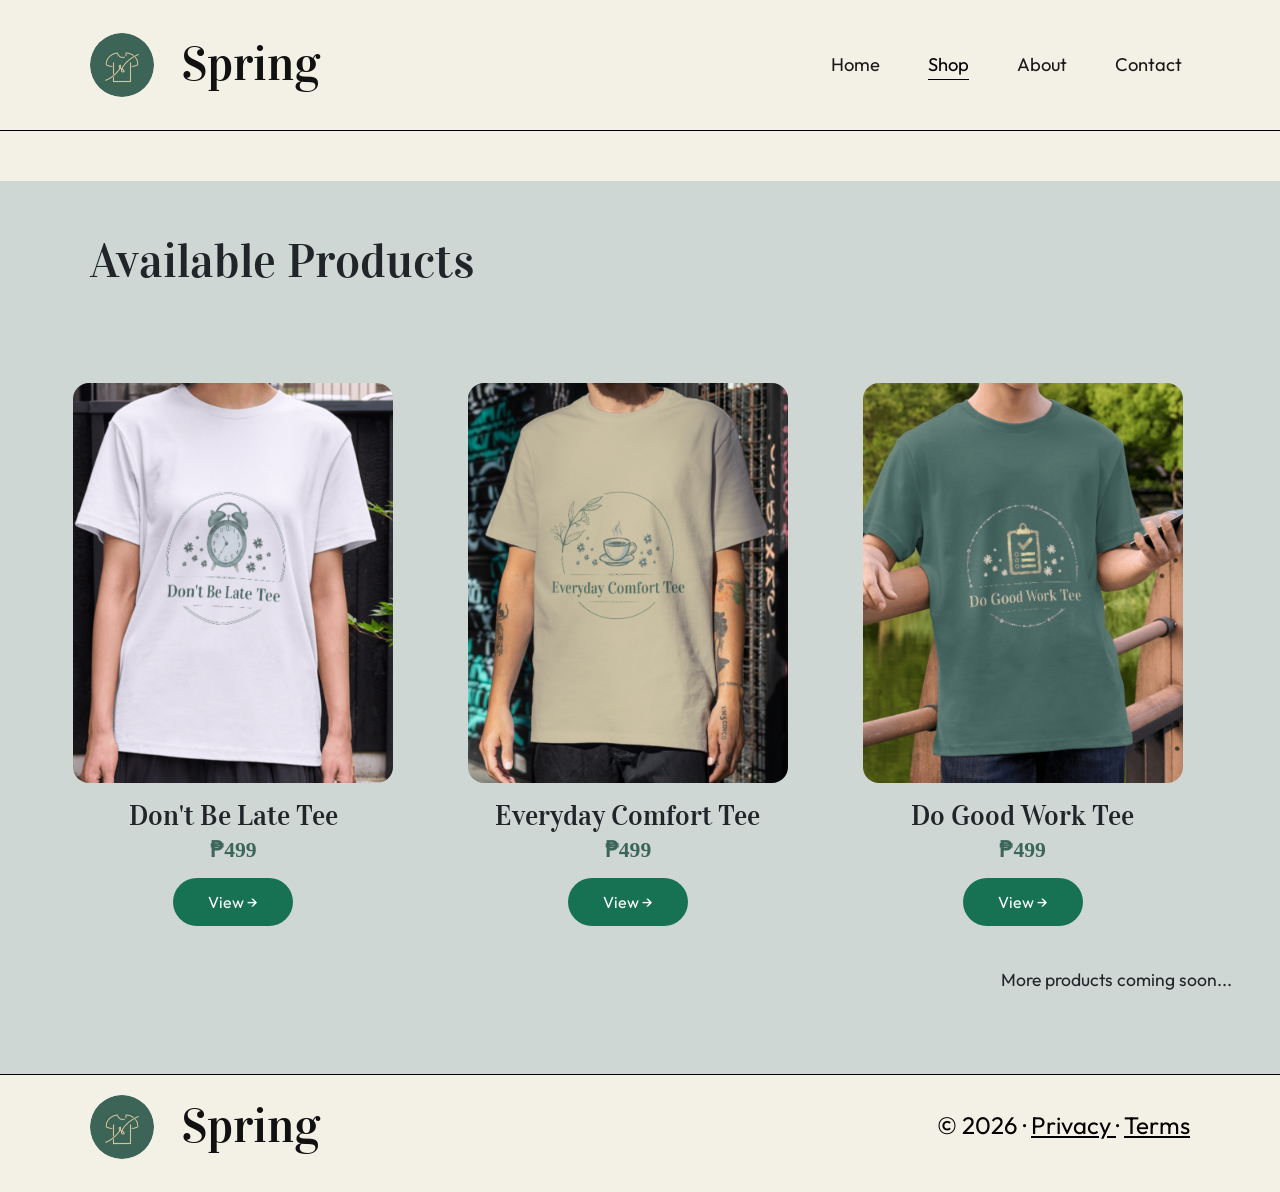
<file: shop page.html>
<!DOCTYPE html>
<html lang="en">

<head>
    <meta charset="UTF-8">
    <meta name="viewport" content="width=device-width, initial-scale=1.0">

    <title>Spring | Shop</title>

    <link rel="preconnect" href="https://fonts.googleapis.com">
    <link rel="preconnect" href="https://fonts.gstatic.com" crossorigin>
    <link href="https://fonts.googleapis.com/css2?family=Outfit:wght@400;600;700&family=Vidaloka&display=swap" rel="stylesheet">
    <link href="https://cdn.jsdelivr.net/npm/bootstrap@5.3.3/dist/css/bootstrap.min.css"
        rel="stylesheet">

    <link rel="stylesheet" href="css/style.css">
</head>

<body>

   <header class="site-header" style="padding-bottom: 50px;">

        <nav class="navbar navbar-expand-lg">

            <div class="container">

                <a class="navbar-brand" href="index.html">

                    <img src="Logo_Spring.png" style="max-width: 64px; height: auto; margin-right: 15px;"
                        alt="Spring logo">

                    Spring

                </a>

                <button class="navbar-toggler" type="button"
                    data-bs-toggle="collapse"
                    data-bs-target="#mainNavigation"
                    aria-controls="mainNavigation"
                    aria-expanded="false"
                    aria-label="Toggle navigation">

                    <span class="navbar-toggler-icon"></span>

                </button>

                <div class="collapse navbar-collapse"
                    id="mainNavigation">

                    <ul class="navbar-nav ms-auto">

                        <li class="nav-item">
                            <a class="nav-link" href="index.html">
                                Home
                            </a>
                        </li>

                        <li class="nav-item">
                            <a class="nav-link active" href="shop page.html" aria-current="page">
                                Shop
                            </a>
                        </li>

                        <li class="nav-item">
                            <a class="nav-link" href="about page.html">
                                About
                            </a>
                        </li>

                        <li class="nav-item">
                            <a class="nav-link" href="contact page.html">
                                Contact
                            </a>
                        </li>

                    </ul>

                </div>

            </div>

        </nav>

        <hr class="custom-line">


    </header>


    <main>

        <section class="shop-title" style="background-color: #CED7D4;">

            <div class="container">

                <h1>Available Products</h1>

            </div>

        </section>


        <section class="shop-section">

            <div class="container-shop">

                <div class="row g-4">

                    <div class="col-12 col-sm-6 col-md-4">

                        <article class="product-card">

                            <a href="shop_product 3.html"
                                class="product-image-link"
                                aria-label="View Don't Be Late Tee">

                                <img
                                    src="images/34.png"
                                    alt="Model wearing the Don't Be Late Tee">

                            </a>

                            <h2>Don't Be Late Tee</h2>

                            <p class="product-price">₱499</p>

                            <a href="shop_product 3.html"
                                class="btn product-button"
                                aria-label="View Don't Be Late Tee">

                                View <span aria-hidden="true">→</span>

                            </a>

                        </article>

                    </div>


                    <div class="col-12 col-sm-6 col-md-4">

                        <article class="product-card">

                            <a href="shop_product 2.html"
                                class="product-image-link"
                                aria-label="View Everyday Comfort Tee">

                                <img
                                    src="images/35.png"
                                    alt="Model wearing the Everyday Comfort Tee">

                            </a>

                            <h2>Everyday Comfort Tee</h2>

                            <p class="product-price">₱499</p>

                            <a href="shop_product 2.html"
                                class="btn product-button"
                                aria-label="View Everyday Comfort Tee">

                                View <span aria-hidden="true">→</span>

                            </a>

                        </article>

                    </div>


                    <div class="col-12 col-sm-6 col-md-4">

                        <article class="product-card">

                            <a href="shop_product 1.html"
                                class="product-image-link"
                                aria-label="View Do Good Work Tee">

                                <img
                                    src="images/36.png"
                                    alt="Model wearing the Do Good Work Tee">

                            </a>

                            <h2>Do Good Work Tee</h2>

                            <p class="product-price">₱499</p>

                            <a href="shop_product 1.html"
                                class="btn product-button"
                                aria-label="View Do Good Work Tee">

                                View <span aria-hidden="true">→</span>

                            </a>

                        </article>

                    </div>

                </div>


                <div class="coming-soon">

                    <p>More products coming soon...</p>

                </div>

            </div>

        </section>

    </main>

     <footer class="site-footer">
            <hr class="custom-line">


        <div class="container">

            <div class="row align-items-center">

                <div class="col-md-6">

                    <a href="index.html" class="footer-brand">

                           <img src="Logo_Spring.png" style="max-width: 64px; height: auto; margin-right: 15px;"
                        alt="Spring logo">

                    Spring
                    </a>

                </div>


                <div class="col-md-6 text-md-end">

                    <p>
                        © 2026 ·

                        <a href="privacy policy page.html">
                            Privacy
                        </a>

                        ·

                        <a href="terms & conditions page.html">
                            Terms
                        </a>
                    </p>

                </div>

            </div>

        </div>

    </footer>


    <script src="https://cdn.jsdelivr.net/npm/bootstrap@5.3.3/dist/js/bootstrap.bundle.min.js"></script>

    <script src="js/script.js"></script>

</body>

</html>
</file>
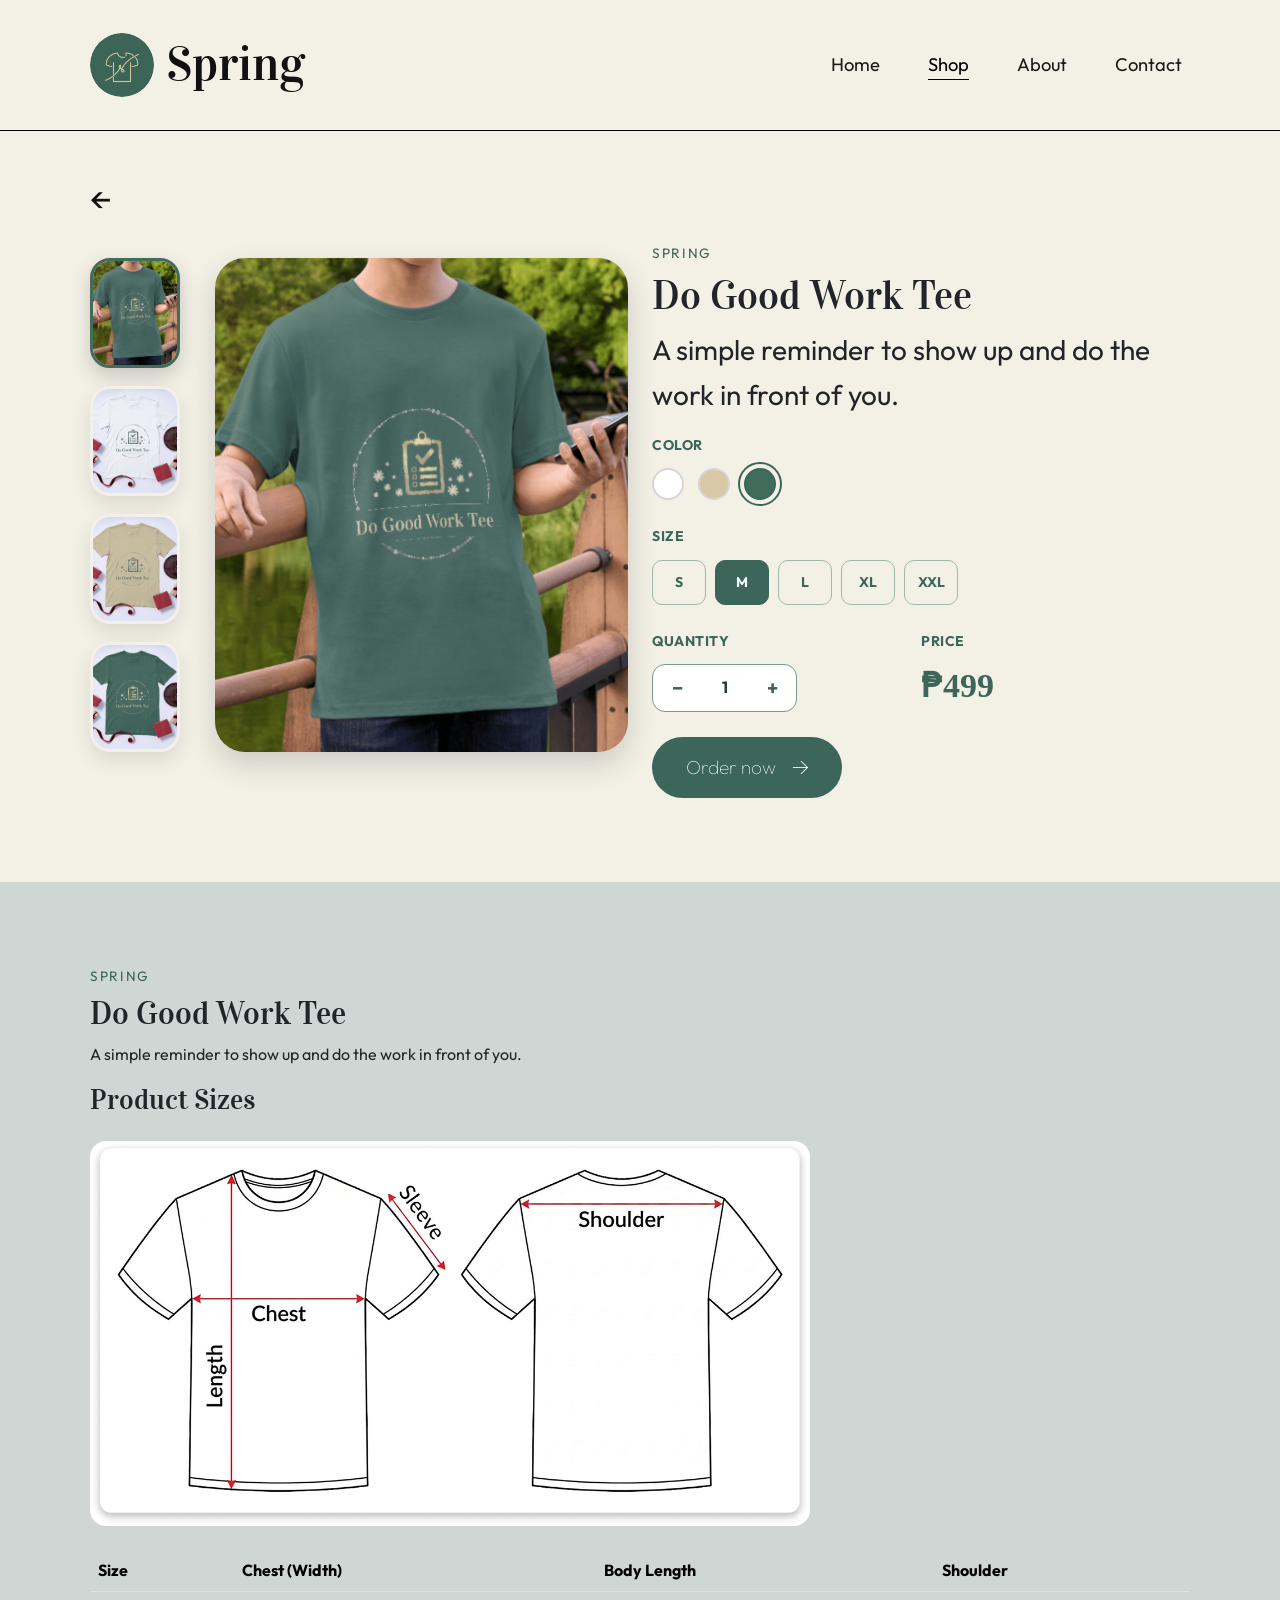
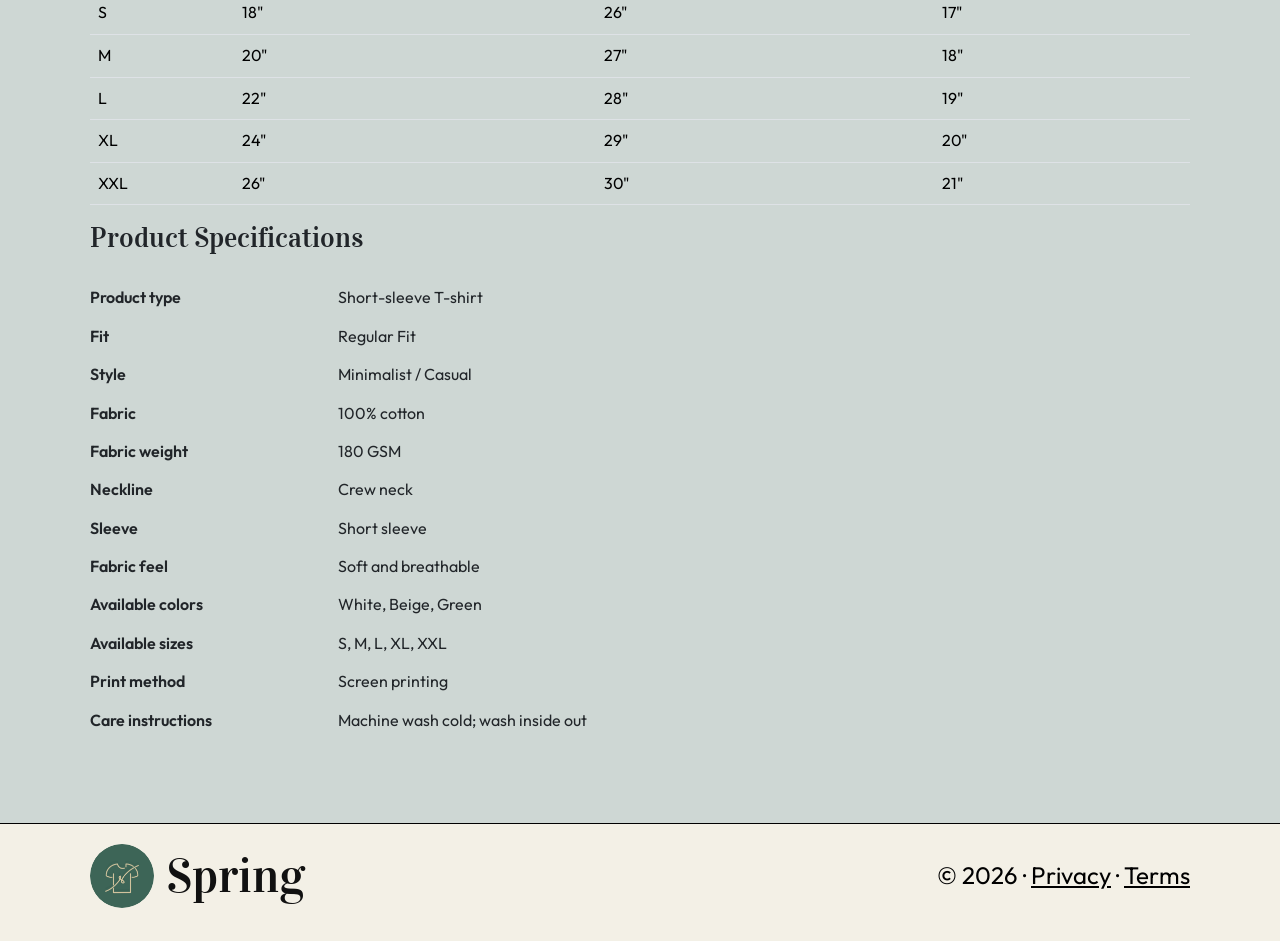
<file: shop_product 1.html>
<!DOCTYPE html>
<html lang="en">

<head>
    <meta charset="UTF-8">
    <meta name="viewport" content="width=device-width, initial-scale=1.0">
    <title>Spring | Do Good Work Tee</title>
    <link rel="preconnect" href="https://fonts.googleapis.com">
    <link rel="preconnect" href="https://fonts.gstatic.com" crossorigin>
    <link href="https://fonts.googleapis.com/css2?family=Outfit:wght@400;600;700&family=Vidaloka&display=swap" rel="stylesheet">
    <link href="https://cdn.jsdelivr.net/npm/bootstrap@5.3.3/dist/css/bootstrap.min.css" rel="stylesheet">
    <link rel="stylesheet" href="css/style.css">
</head>

<body>

    <header class="site-header">
        <nav class="navbar navbar-expand-lg">
            <div class="container">
                <a class="navbar-brand" href="index.html">
                    <img src="Logo_Spring.png" alt="Spring logo">
                    Spring
                </a>
                <button class="navbar-toggler" type="button" data-bs-toggle="collapse" data-bs-target="#mainNavigation" aria-controls="mainNavigation" aria-expanded="false" aria-label="Toggle navigation">
                    <span class="navbar-toggler-icon"></span>
                </button>
                <div class="collapse navbar-collapse" id="mainNavigation">
                    <ul class="navbar-nav ms-auto">
                        <li class="nav-item"><a class="nav-link" href="index.html">Home</a></li>
                        <li class="nav-item"><a class="nav-link active" href="shop page.html" aria-current="page">Shop</a></li>
                        <li class="nav-item"><a class="nav-link" href="about page.html">About</a></li>
                        <li class="nav-item"><a class="nav-link" href="contact page.html">Contact</a></li>
                    </ul>
                </div>
            </div>
        </nav>
        <hr class="custom-line">
    </header>

    <main>
        <section class="product-detail-section">
            <div class="container">
                <div class="row g-4 align-items-start">
                    <div class="col-12">
                        <a href="shop page.html" class="back-to-shop" aria-label="Back to shop">
                            <span aria-hidden="true">←</span>
                        </a>
                    </div>
                    <div class="col-md-6">
                        <div class="product-gallery">
                            <div class="product-thumbnails">
                                <button class="thumbnail active" type="button" data-image="images/36.png" data-alt="Model wearing the green Do Good Work Tee">
                                    <img src="images/36.png" alt="Model wearing the green Do Good Work Tee">
                                </button>
                                <button class="thumbnail" type="button" data-image="images/31.png" data-alt="White Do Good Work Tee laid flat">
                                    <img src="images/31.png" alt="White Do Good Work Tee laid flat">
                                </button>
                                <button class="thumbnail" type="button" data-image="images/32.png" data-alt="Beige Do Good Work Tee laid flat">
                                    <img src="images/32.png" alt="Beige Do Good Work Tee laid flat">
                                </button>
                                <button class="thumbnail" type="button" data-image="images/33.png" data-alt="Green Do Good Work Tee laid flat">
                                    <img src="images/33.png" alt="Green Do Good Work Tee laid flat">
                                </button>
                            </div>
                            <div class="product-main">
                                <img id="mainProductImage" src="images/36.png" alt="Model wearing the green Do Good Work Tee" class="product-main-image">
                            </div>
                        </div>
                    </div>
                    <div class="col-md-6">
                        <div class="product-information">
                            <p class="product-brand">SPRING</p>
                            <h1 id="product-name">Do Good Work Tee</h1>
                            <p class="product-description">A simple reminder to show up and do the work in front of you.</p>
                            <div class="product-option">
                                <label>COLOR</label>
                                <div class="color-options">
                                    <button type="button" class="color-btn" data-color="White" data-image="images/31.png" data-alt="White Do Good Work Tee laid flat" title="White" style="--swatch-color: #ffffff;"></button>
                                    <button type="button" class="color-btn" data-color="Beige" data-image="images/32.png" data-alt="Beige Do Good Work Tee laid flat" title="Beige" style="--swatch-color: #d8c8a5;"></button>
                                    <button type="button" class="color-btn active" data-color="Green" data-image="images/33.png" data-alt="Green Do Good Work Tee laid flat" title="Green" style="--swatch-color: #416b5b;"></button>
                                </div>
                                <input type="hidden" id="product-color" value="Green">
                            </div>
                            <div class="product-option">
                                <label>SIZE</label>
                                <div class="size-options">
                                    <button type="button" class="size-btn" data-size="S">S</button>
                                    <button type="button" class="size-btn active" data-size="M">M</button>
                                    <button type="button" class="size-btn" data-size="L">L</button>
                                    <button type="button" class="size-btn" data-size="XL">XL</button>
                                    <button type="button" class="size-btn" data-size="XXL">XXL</button>
                                </div>
                                <input type="hidden" id="product-size" value="M">
                            </div>
                            <div class="row g-3 product-purchase-details">
                                <div class="col-6">
                                    <div class="product-option">
                                        <label for="product-quantity">QUANTITY</label>
                                        <div class="quantity-control">
                                            <button type="button" id="decrease-quantity" aria-label="Decrease quantity">−</button>
                                            <input type="number" id="product-quantity" value="1" min="1">
                                            <button type="button" id="increase-quantity" aria-label="Increase quantity">+</button>
                                        </div>
                                    </div>
                                </div>
                                <div class="col-6">
                                    <div class="product-option">
                                        <label>PRICE</label>
                                        <p class="product-price">₱499</p>
                                    </div>
                                </div>
                            </div>
                            <a class="add-to-cart-btn order-now" id="order-now" href="mailto:orders@examplewebsite142.com">Order now <span aria-hidden="true">→</span></a>
                        </div>
                    </div>
                </div>
            </div>
        </section>

        <section class="product-information-section">
            <div class="container">
                <div class="product-introduction">
                    <p class="product-brand">SPRING</p>
                    <h2>Do Good Work Tee</h2>
                    <p>A simple reminder to show up and do the work in front of you.</p>
                </div>
                <div class="product-size-guide">
                    <h3>Product Sizes</h3>
                    <img src="images/Rectangle 3.png" alt="T-shirt measurement guide showing chest, length, sleeve, and shoulder" class="img-fluid size-guide-image">
                    <div class="table-responsive">
                        <table class="table size-chart">
                            <thead>
                                <tr>
                                    <th scope="col">Size</th>
                                    <th scope="col">Chest (Width)</th>
                                    <th scope="col">Body Length</th>
                                    <th scope="col">Shoulder</th>
                                </tr>
                            </thead>
                            <tbody>
                                <tr><td>S</td><td>18"</td><td>26"</td><td>17"</td></tr>
                                <tr><td>M</td><td>20"</td><td>27"</td><td>18"</td></tr>
                                <tr><td>L</td><td>22"</td><td>28"</td><td>19"</td></tr>
                                <tr><td>XL</td><td>24"</td><td>29"</td><td>20"</td></tr>
                                <tr><td>XXL</td><td>26"</td><td>30"</td><td>21"</td></tr>
                            </tbody>
                        </table>
                    </div>
                </div>
                <div class="product-specifications">
                    <h3>Product Specifications</h3>
                    <dl class="specifications-list">
                        <div class="specification-item"><dt>Product type</dt><dd>Short-sleeve T-shirt</dd></div>
                        <div class="specification-item"><dt>Fit</dt><dd>Regular Fit</dd></div>
                        <div class="specification-item"><dt>Style</dt><dd>Minimalist / Casual</dd></div>
                        <div class="specification-item"><dt>Fabric</dt><dd>100% cotton</dd></div>
                        <div class="specification-item"><dt>Fabric weight</dt><dd>180 GSM</dd></div>
                        <div class="specification-item"><dt>Neckline</dt><dd>Crew neck</dd></div>
                        <div class="specification-item"><dt>Sleeve</dt><dd>Short sleeve</dd></div>
                        <div class="specification-item"><dt>Fabric feel</dt><dd>Soft and breathable</dd></div>
                        <div class="specification-item"><dt>Available colors</dt><dd>White, Beige, Green</dd></div>
                        <div class="specification-item"><dt>Available sizes</dt><dd>S, M, L, XL, XXL</dd></div>
                        <div class="specification-item"><dt>Print method</dt><dd>Screen printing</dd></div>
                        <div class="specification-item"><dt>Care instructions</dt><dd>Machine wash cold; wash inside out</dd></div>
                    </dl>
                </div>
            </div>
        </section>
    </main>

    <footer class="site-footer">
        <hr class="custom-line">
        <div class="container">
            <div class="row align-items-center">
                <div class="col-md-6">
                    <a href="index.html" class="footer-brand">
                        <img src="Logo_Spring.png" alt="Spring logo">
                        Spring
                    </a>
                </div>
                <div class="col-md-6 text-md-end">
                    <p>© 2026 · <a href="privacy policy page.html">Privacy</a> · <a href="terms & conditions page.html">Terms</a></p>
                </div>
            </div>
        </div>
    </footer>

    <script src="https://cdn.jsdelivr.net/npm/bootstrap@5.3.3/dist/js/bootstrap.bundle.min.js"></script>
    <script src="js/script.js"></script>
</body>

</html>
</file>
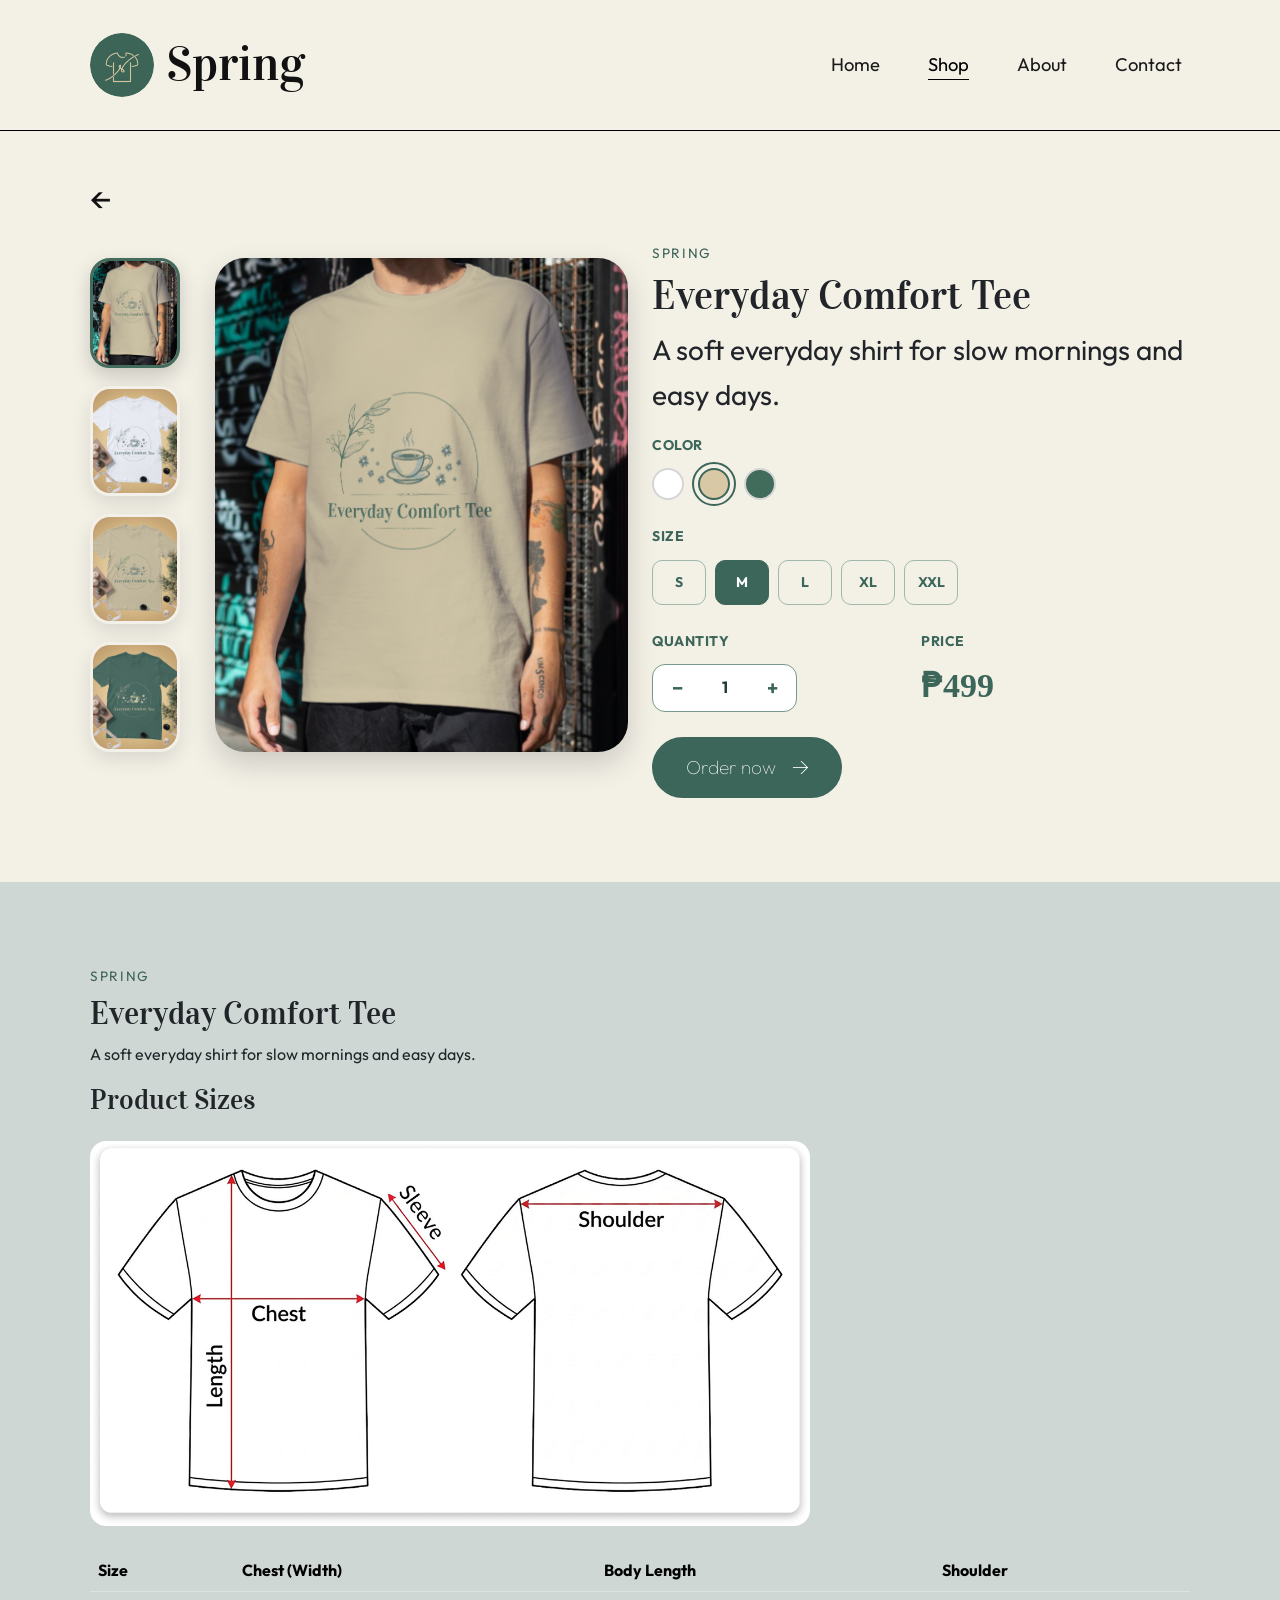
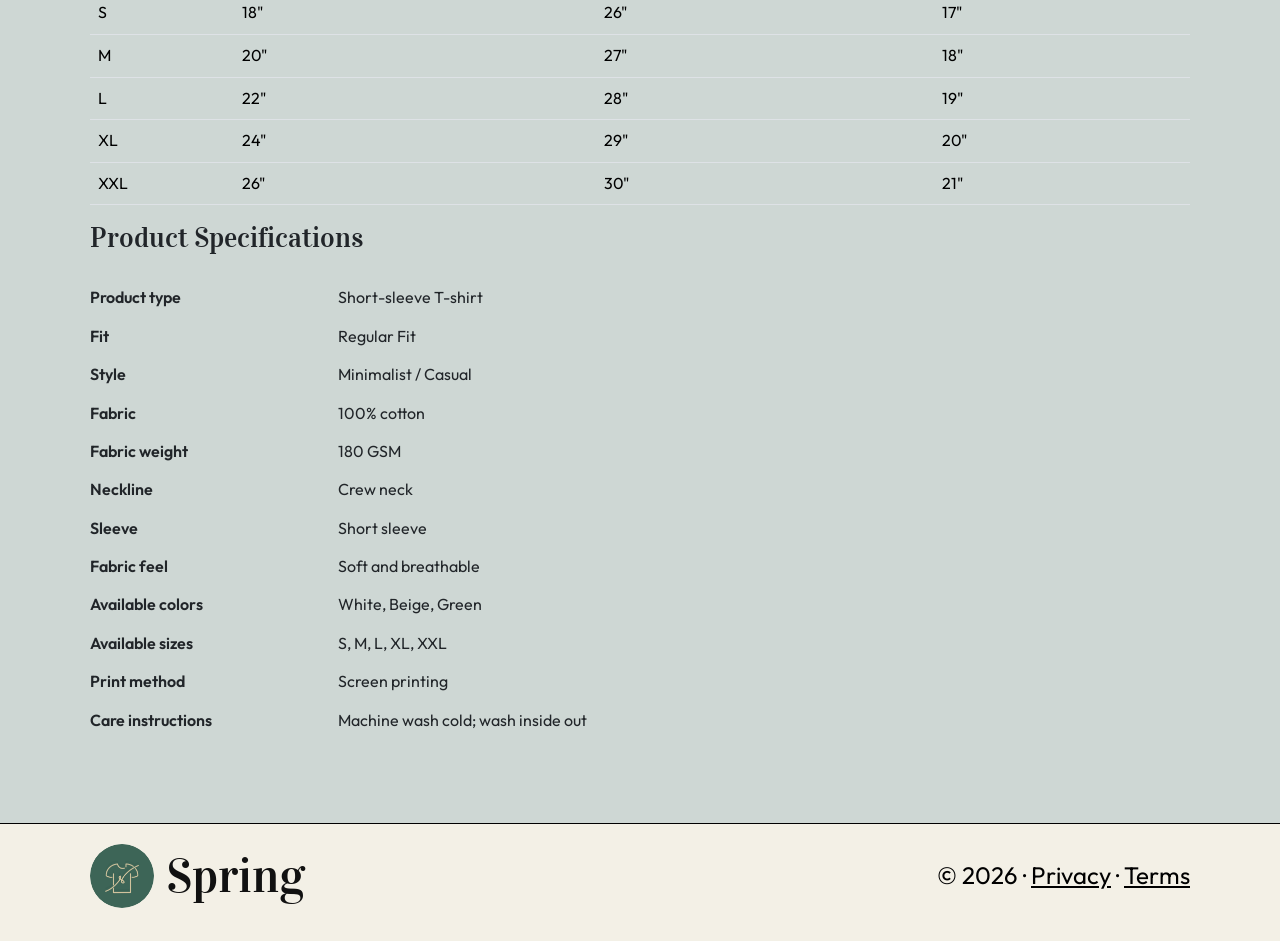
<file: shop_product 2.html>
<!DOCTYPE html>
<html lang="en">

<head>
    <meta charset="UTF-8">
    <meta name="viewport" content="width=device-width, initial-scale=1.0">
    <title>Spring | Everyday Comfort Tee</title>
    <link rel="preconnect" href="https://fonts.googleapis.com">
    <link rel="preconnect" href="https://fonts.gstatic.com" crossorigin>
    <link href="https://fonts.googleapis.com/css2?family=Outfit:wght@400;600;700&family=Vidaloka&display=swap" rel="stylesheet">
    <link href="https://cdn.jsdelivr.net/npm/bootstrap@5.3.3/dist/css/bootstrap.min.css" rel="stylesheet">
    <link rel="stylesheet" href="css/style.css">
</head>

<body>

    <header class="site-header">
        <nav class="navbar navbar-expand-lg">
            <div class="container">
                <a class="navbar-brand" href="index.html">
                    <img src="Logo_Spring.png" alt="Spring logo">
                    Spring
                </a>
                <button class="navbar-toggler" type="button" data-bs-toggle="collapse" data-bs-target="#mainNavigation" aria-controls="mainNavigation" aria-expanded="false" aria-label="Toggle navigation">
                    <span class="navbar-toggler-icon"></span>
                </button>
                <div class="collapse navbar-collapse" id="mainNavigation">
                    <ul class="navbar-nav ms-auto">
                        <li class="nav-item"><a class="nav-link" href="index.html">Home</a></li>
                        <li class="nav-item"><a class="nav-link active" href="shop page.html" aria-current="page">Shop</a></li>
                        <li class="nav-item"><a class="nav-link" href="about page.html">About</a></li>
                        <li class="nav-item"><a class="nav-link" href="contact page.html">Contact</a></li>
                    </ul>
                </div>
            </div>
        </nav>
        <hr class="custom-line">
    </header>

    <main>
        <section class="product-detail-section">
            <div class="container">
                <div class="row g-4 align-items-start">
                    <div class="col-12">
                        <a href="shop page.html" class="back-to-shop" aria-label="Back to shop">
                            <span aria-hidden="true">←</span>
                        </a>
                    </div>
                    <div class="col-md-6">
                        <div class="product-gallery">
                            <div class="product-thumbnails">
                                <button class="thumbnail active" type="button" data-image="images/35.png" data-alt="Model wearing the beige Everyday Comfort Tee">
                                    <img src="images/35.png" alt="Model wearing the beige Everyday Comfort Tee">
                                </button>
                                <button class="thumbnail" type="button" data-image="images/28.png" data-alt="White Everyday Comfort Tee laid flat">
                                    <img src="images/28.png" alt="White Everyday Comfort Tee laid flat">
                                </button>
                                <button class="thumbnail" type="button" data-image="images/29.png" data-alt="Beige Everyday Comfort Tee laid flat">
                                    <img src="images/29.png" alt="Beige Everyday Comfort Tee laid flat">
                                </button>
                                <button class="thumbnail" type="button" data-image="images/30.png" data-alt="Green Everyday Comfort Tee laid flat">
                                    <img src="images/30.png" alt="Green Everyday Comfort Tee laid flat">
                                </button>
                            </div>
                            <div class="product-main">
                                <img id="mainProductImage" src="images/35.png" alt="Model wearing the beige Everyday Comfort Tee" class="product-main-image">
                            </div>
                        </div>
                    </div>
                    <div class="col-md-6">
                        <div class="product-information">
                            <p class="product-brand">SPRING</p>
                            <h1 id="product-name">Everyday Comfort Tee</h1>
                            <p class="product-description">A soft everyday shirt for slow mornings and easy days.</p>
                            <div class="product-option">
                                <label>COLOR</label>
                                <div class="color-options">
                                    <button type="button" class="color-btn" data-color="White" data-image="images/28.png" data-alt="White Everyday Comfort Tee laid flat" title="White" style="--swatch-color: #ffffff;"></button>
                                    <button type="button" class="color-btn active" data-color="Beige" data-image="images/29.png" data-alt="Beige Everyday Comfort Tee laid flat" title="Beige" style="--swatch-color: #d8c8a5;"></button>
                                    <button type="button" class="color-btn" data-color="Green" data-image="images/30.png" data-alt="Green Everyday Comfort Tee laid flat" title="Green" style="--swatch-color: #416b5b;"></button>
                                </div>
                                <input type="hidden" id="product-color" value="Beige">
                            </div>
                            <div class="product-option">
                                <label>SIZE</label>
                                <div class="size-options">
                                    <button type="button" class="size-btn" data-size="S">S</button>
                                    <button type="button" class="size-btn active" data-size="M">M</button>
                                    <button type="button" class="size-btn" data-size="L">L</button>
                                    <button type="button" class="size-btn" data-size="XL">XL</button>
                                    <button type="button" class="size-btn" data-size="XXL">XXL</button>
                                </div>
                                <input type="hidden" id="product-size" value="M">
                            </div>
                            <div class="row g-3 product-purchase-details">
                                <div class="col-6">
                                    <div class="product-option">
                                        <label for="product-quantity">QUANTITY</label>
                                        <div class="quantity-control">
                                            <button type="button" id="decrease-quantity" aria-label="Decrease quantity">−</button>
                                            <input type="number" id="product-quantity" value="1" min="1">
                                            <button type="button" id="increase-quantity" aria-label="Increase quantity">+</button>
                                        </div>
                                    </div>
                                </div>
                                <div class="col-6">
                                    <div class="product-option">
                                        <label>PRICE</label>
                                        <p class="product-price">₱499</p>
                                    </div>
                                </div>
                            </div>
                            <a class="add-to-cart-btn order-now" id="order-now" href="mailto:orders@examplewebsite142.com">Order now <span aria-hidden="true">→</span></a>
                        </div>
                    </div>
                </div>
            </div>
        </section>

        <section class="product-information-section">
            <div class="container">
                <div class="product-introduction">
                    <p class="product-brand">SPRING</p>
                    <h2>Everyday Comfort Tee</h2>
                    <p>A soft everyday shirt for slow mornings and easy days.</p>
                </div>
                <div class="product-size-guide">
                    <h3>Product Sizes</h3>
                    <img src="images/Rectangle 3.png" alt="T-shirt measurement guide showing chest, length, sleeve, and shoulder" class="img-fluid size-guide-image">
                    <div class="table-responsive">
                        <table class="table size-chart">
                            <thead>
                                <tr>
                                    <th scope="col">Size</th>
                                    <th scope="col">Chest (Width)</th>
                                    <th scope="col">Body Length</th>
                                    <th scope="col">Shoulder</th>
                                </tr>
                            </thead>
                            <tbody>
                                <tr><td>S</td><td>18"</td><td>26"</td><td>17"</td></tr>
                                <tr><td>M</td><td>20"</td><td>27"</td><td>18"</td></tr>
                                <tr><td>L</td><td>22"</td><td>28"</td><td>19"</td></tr>
                                <tr><td>XL</td><td>24"</td><td>29"</td><td>20"</td></tr>
                                <tr><td>XXL</td><td>26"</td><td>30"</td><td>21"</td></tr>
                            </tbody>
                        </table>
                    </div>
                </div>
                <div class="product-specifications">
                    <h3>Product Specifications</h3>
                    <dl class="specifications-list">
                        <div class="specification-item"><dt>Product type</dt><dd>Short-sleeve T-shirt</dd></div>
                        <div class="specification-item"><dt>Fit</dt><dd>Regular Fit</dd></div>
                        <div class="specification-item"><dt>Style</dt><dd>Minimalist / Casual</dd></div>
                        <div class="specification-item"><dt>Fabric</dt><dd>100% cotton</dd></div>
                        <div class="specification-item"><dt>Fabric weight</dt><dd>180 GSM</dd></div>
                        <div class="specification-item"><dt>Neckline</dt><dd>Crew neck</dd></div>
                        <div class="specification-item"><dt>Sleeve</dt><dd>Short sleeve</dd></div>
                        <div class="specification-item"><dt>Fabric feel</dt><dd>Soft and breathable</dd></div>
                        <div class="specification-item"><dt>Available colors</dt><dd>White, Beige, Green</dd></div>
                        <div class="specification-item"><dt>Available sizes</dt><dd>S, M, L, XL, XXL</dd></div>
                        <div class="specification-item"><dt>Print method</dt><dd>Screen printing</dd></div>
                        <div class="specification-item"><dt>Care instructions</dt><dd>Machine wash cold; wash inside out</dd></div>
                    </dl>
                </div>
            </div>
        </section>
    </main>

    <footer class="site-footer">
        <hr class="custom-line">
        <div class="container">
            <div class="row align-items-center">
                <div class="col-md-6">
                    <a href="index.html" class="footer-brand">
                        <img src="Logo_Spring.png" alt="Spring logo">
                        Spring
                    </a>
                </div>
                <div class="col-md-6 text-md-end">
                    <p>© 2026 · <a href="privacy policy page.html">Privacy</a> · <a href="terms & conditions page.html">Terms</a></p>
                </div>
            </div>
        </div>
    </footer>

    <script src="https://cdn.jsdelivr.net/npm/bootstrap@5.3.3/dist/js/bootstrap.bundle.min.js"></script>
    <script src="js/script.js"></script>
</body>

</html>
</file>
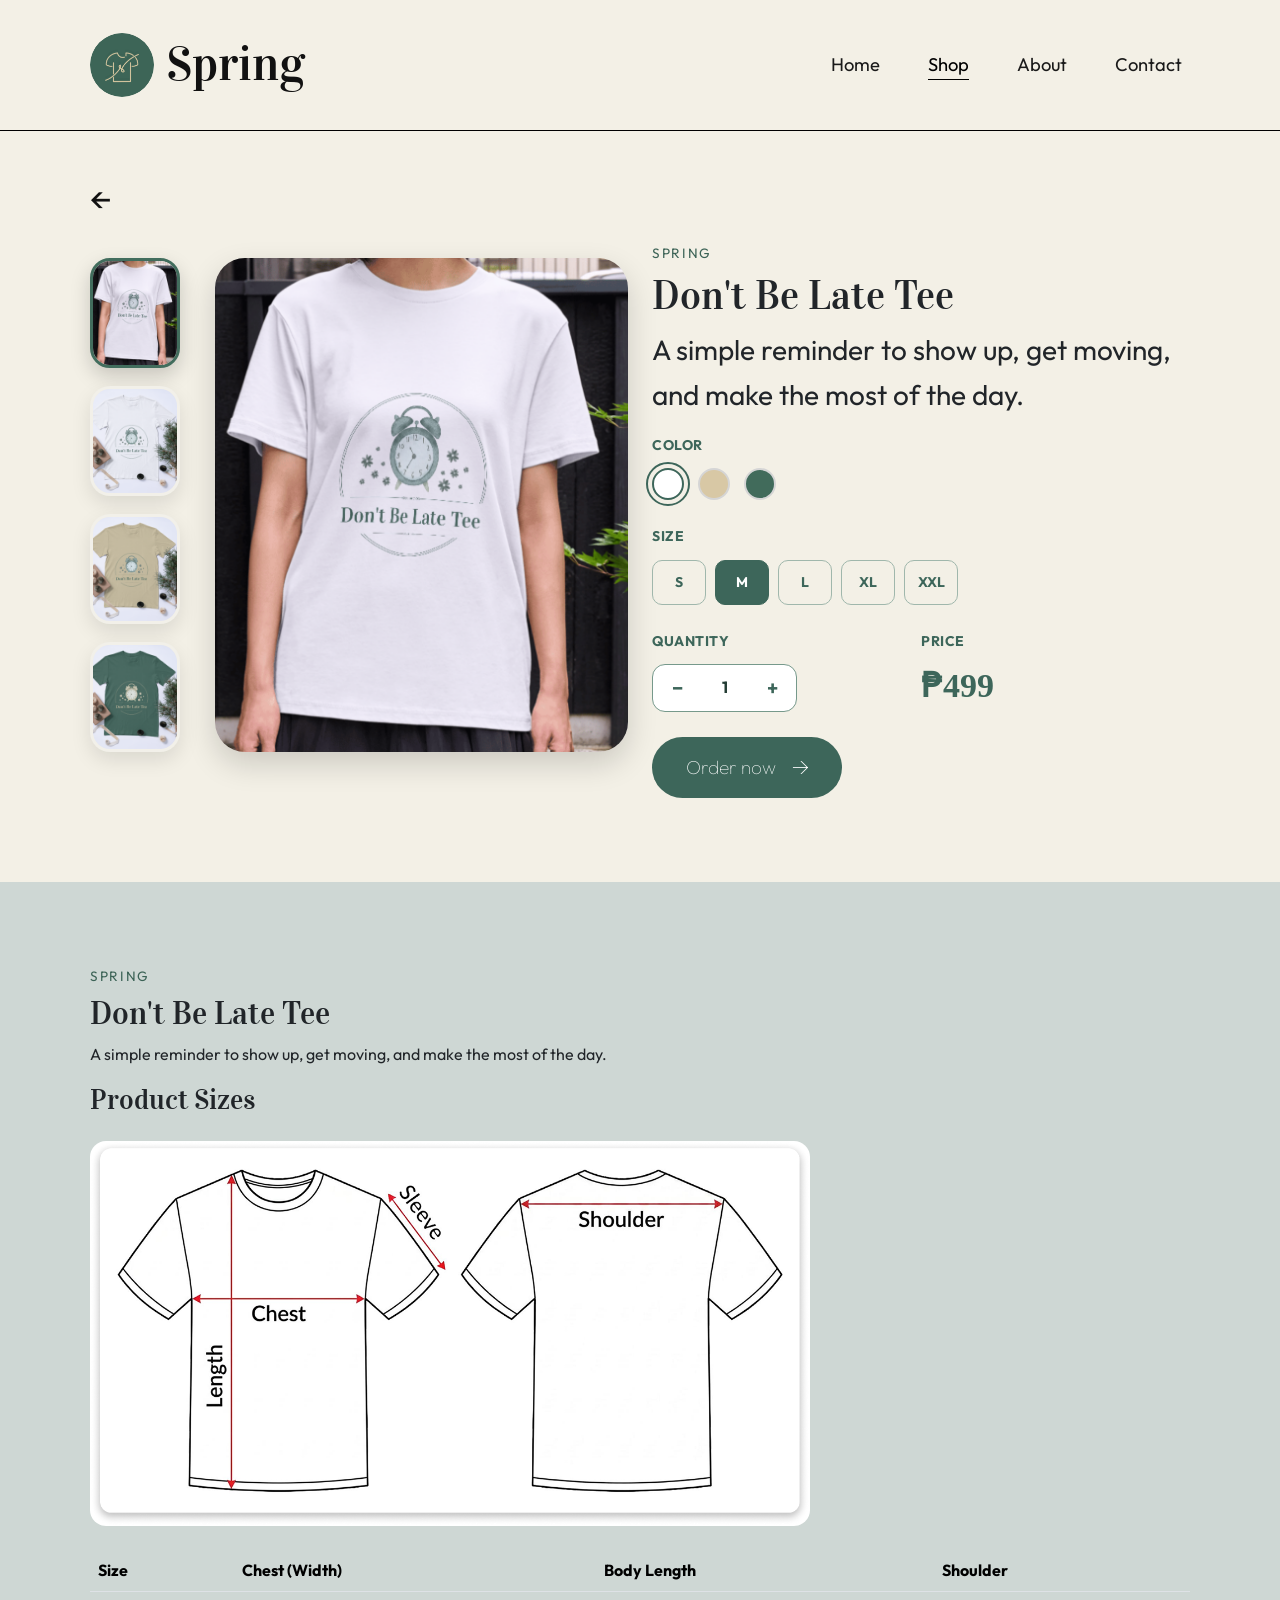
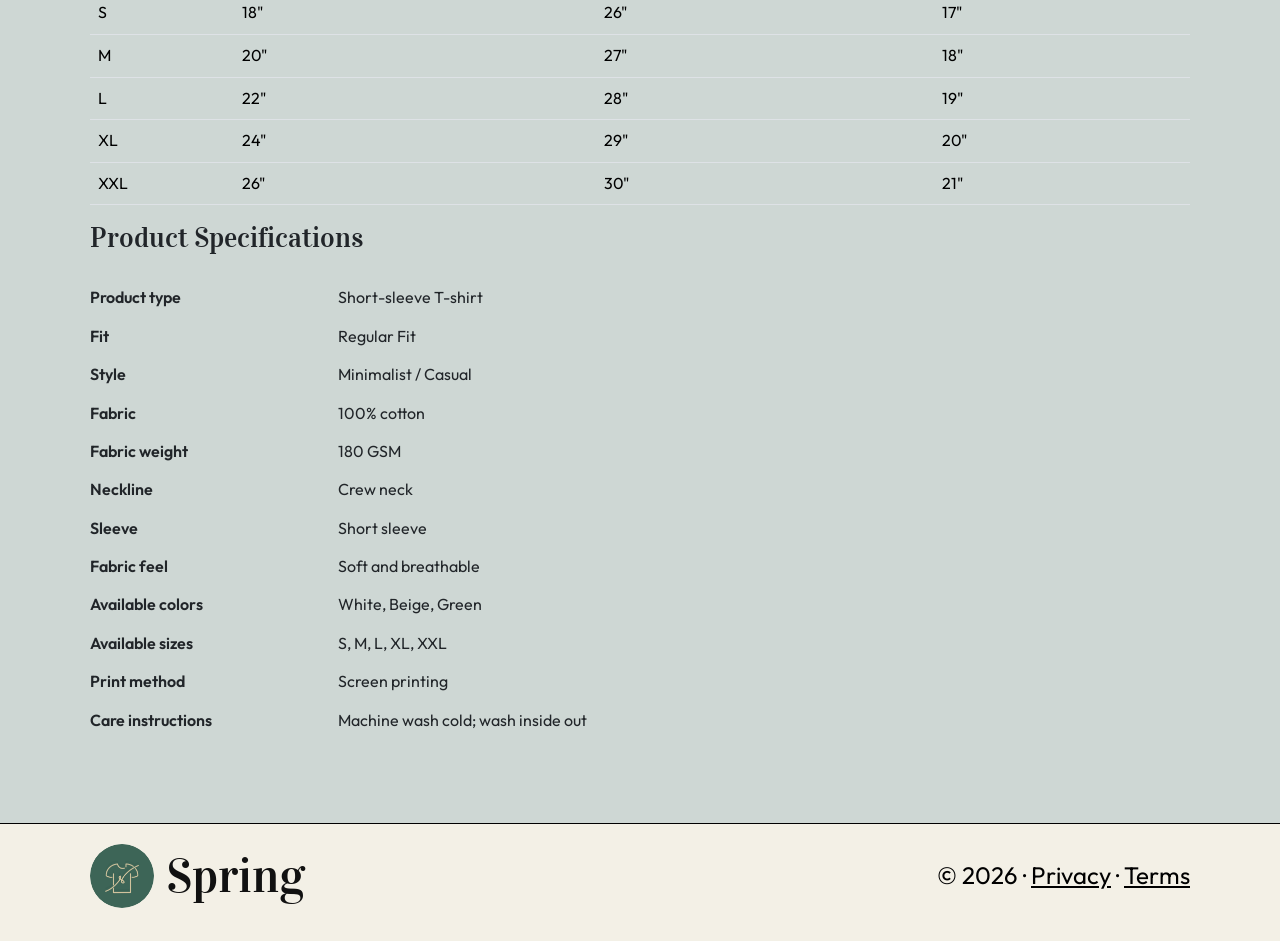
<file: shop_product 3.html>
<!DOCTYPE html>
<html lang="en">

<head>
    <meta charset="UTF-8">
    <meta name="viewport" content="width=device-width, initial-scale=1.0">
    <title>Spring | Don't Be Late Tee</title>
    <link rel="preconnect" href="https://fonts.googleapis.com">
    <link rel="preconnect" href="https://fonts.gstatic.com" crossorigin>
    <link href="https://fonts.googleapis.com/css2?family=Outfit:wght@400;600;700&family=Vidaloka&display=swap" rel="stylesheet">
    <link href="https://cdn.jsdelivr.net/npm/bootstrap@5.3.3/dist/css/bootstrap.min.css" rel="stylesheet">
    <link rel="stylesheet" href="css/style.css">
</head>

<body>

    <header class="site-header">
        <nav class="navbar navbar-expand-lg">
            <div class="container">
                <a class="navbar-brand" href="index.html">
                    <img src="Logo_Spring.png" alt="Spring logo">
                    Spring
                </a>
                <button class="navbar-toggler" type="button" data-bs-toggle="collapse" data-bs-target="#mainNavigation" aria-controls="mainNavigation" aria-expanded="false" aria-label="Toggle navigation">
                    <span class="navbar-toggler-icon"></span>
                </button>
                <div class="collapse navbar-collapse" id="mainNavigation">
                    <ul class="navbar-nav ms-auto">
                        <li class="nav-item"><a class="nav-link" href="index.html">Home</a></li>
                        <li class="nav-item"><a class="nav-link active" href="shop page.html" aria-current="page">Shop</a></li>
                        <li class="nav-item"><a class="nav-link" href="about page.html">About</a></li>
                        <li class="nav-item"><a class="nav-link" href="contact page.html">Contact</a></li>
                    </ul>
                </div>
            </div>
        </nav>
        <hr class="custom-line">
    </header>

    <main>
        <section class="product-detail-section">
            <div class="container">
                <div class="row g-4 align-items-start">
                    <div class="col-12">
                        <a href="shop page.html" class="back-to-shop" aria-label="Back to shop">
                            <span aria-hidden="true">←</span>
                        </a>
                    </div>
                    <div class="col-md-6">
                        <div class="product-gallery">
                            <div class="product-thumbnails">
                                <button class="thumbnail active" type="button" data-image="images/34.png" data-alt="Model wearing the white Don't Be Late Tee">
                                    <img src="images/34.png" alt="Model wearing the white Don't Be Late Tee">
                                </button>
                                <button class="thumbnail" type="button" data-image="images/25.png" data-alt="White Don't Be Late Tee laid flat">
                                    <img src="images/25.png" alt="White Don't Be Late Tee laid flat">
                                </button>
                                <button class="thumbnail" type="button" data-image="images/26.png" data-alt="Beige Don't Be Late Tee laid flat">
                                    <img src="images/26.png" alt="Beige Don't Be Late Tee laid flat">
                                </button>
                                <button class="thumbnail" type="button" data-image="images/27.png" data-alt="Green Don't Be Late Tee laid flat">
                                    <img src="images/27.png" alt="Green Don't Be Late Tee laid flat">
                                </button>
                            </div>
                            <div class="product-main">
                                <img id="mainProductImage" src="images/34.png" alt="Model wearing the white Don't Be Late Tee" class="product-main-image">
                            </div>
                        </div>
                    </div>
                    <div class="col-md-6">
                        <div class="product-information">
                            <p class="product-brand">SPRING</p>
                            <h1 id="product-name">Don't Be Late Tee</h1>
                            <p class="product-description">A simple reminder to show up, get moving, and make the most of the day.</p>
                            <div class="product-option">
                                <label>COLOR</label>
                                <div class="color-options">
                                    <button type="button" class="color-btn active" data-color="White" data-image="images/25.png" data-alt="White Don't Be Late Tee laid flat" title="White" style="--swatch-color: #ffffff;"></button>
                                    <button type="button" class="color-btn" data-color="Beige" data-image="images/26.png" data-alt="Beige Don't Be Late Tee laid flat" title="Beige" style="--swatch-color: #d8c8a5;"></button>
                                    <button type="button" class="color-btn" data-color="Green" data-image="images/27.png" data-alt="Green Don't Be Late Tee laid flat" title="Green" style="--swatch-color: #416b5b;"></button>
                                </div>
                                <input type="hidden" id="product-color" value="White">
                            </div>
                            <div class="product-option">
                                <label>SIZE</label>
                                <div class="size-options">
                                    <button type="button" class="size-btn" data-size="S">S</button>
                                    <button type="button" class="size-btn active" data-size="M">M</button>
                                    <button type="button" class="size-btn" data-size="L">L</button>
                                    <button type="button" class="size-btn" data-size="XL">XL</button>
                                    <button type="button" class="size-btn" data-size="XXL">XXL</button>
                                </div>
                                <input type="hidden" id="product-size" value="M">
                            </div>
                            <div class="row g-3 product-purchase-details">
                                <div class="col-6">
                                    <div class="product-option">
                                        <label for="product-quantity">QUANTITY</label>
                                        <div class="quantity-control">
                                            <button type="button" id="decrease-quantity" aria-label="Decrease quantity">−</button>
                                            <input type="number" id="product-quantity" value="1" min="1">
                                            <button type="button" id="increase-quantity" aria-label="Increase quantity">+</button>
                                        </div>
                                    </div>
                                </div>
                                <div class="col-6">
                                    <div class="product-option">
                                        <label>PRICE</label>
                                        <p class="product-price">₱499</p>
                                    </div>
                                </div>
                            </div>
                            <a class="add-to-cart-btn order-now" id="order-now" href="mailto:orders@examplewebsite142.com">Order now <span aria-hidden="true">→</span></a>
                        </div>
                    </div>
                </div>
            </div>
        </section>

        <section class="product-information-section">
            <div class="container">
                <div class="product-introduction">
                    <p class="product-brand">SPRING</p>
                    <h2>Don't Be Late Tee</h2>
                    <p>A simple reminder to show up, get moving, and make the most of the day.</p>
                </div>
                <div class="product-size-guide">
                    <h3>Product Sizes</h3>
                    <img src="images/Rectangle 3.png" alt="T-shirt measurement guide showing chest, length, sleeve, and shoulder" class="img-fluid size-guide-image">
                    <div class="table-responsive">
                        <table class="table size-chart">
                            <thead>
                                <tr>
                                    <th scope="col">Size</th>
                                    <th scope="col">Chest (Width)</th>
                                    <th scope="col">Body Length</th>
                                    <th scope="col">Shoulder</th>
                                </tr>
                            </thead>
                            <tbody>
                                <tr><td>S</td><td>18"</td><td>26"</td><td>17"</td></tr>
                                <tr><td>M</td><td>20"</td><td>27"</td><td>18"</td></tr>
                                <tr><td>L</td><td>22"</td><td>28"</td><td>19"</td></tr>
                                <tr><td>XL</td><td>24"</td><td>29"</td><td>20"</td></tr>
                                <tr><td>XXL</td><td>26"</td><td>30"</td><td>21"</td></tr>
                            </tbody>
                        </table>
                    </div>
                </div>
                <div class="product-specifications">
                    <h3>Product Specifications</h3>
                    <dl class="specifications-list">
                        <div class="specification-item"><dt>Product type</dt><dd>Short-sleeve T-shirt</dd></div>
                        <div class="specification-item"><dt>Fit</dt><dd>Regular Fit</dd></div>
                        <div class="specification-item"><dt>Style</dt><dd>Minimalist / Casual</dd></div>
                        <div class="specification-item"><dt>Fabric</dt><dd>100% cotton</dd></div>
                        <div class="specification-item"><dt>Fabric weight</dt><dd>180 GSM</dd></div>
                        <div class="specification-item"><dt>Neckline</dt><dd>Crew neck</dd></div>
                        <div class="specification-item"><dt>Sleeve</dt><dd>Short sleeve</dd></div>
                        <div class="specification-item"><dt>Fabric feel</dt><dd>Soft and breathable</dd></div>
                        <div class="specification-item"><dt>Available colors</dt><dd>White, Beige, Green</dd></div>
                        <div class="specification-item"><dt>Available sizes</dt><dd>S, M, L, XL, XXL</dd></div>
                        <div class="specification-item"><dt>Print method</dt><dd>Screen printing</dd></div>
                        <div class="specification-item"><dt>Care instructions</dt><dd>Machine wash cold; wash inside out</dd></div>
                    </dl>
                </div>
            </div>
        </section>
    </main>

    <footer class="site-footer">
        <hr class="custom-line">
        <div class="container">
            <div class="row align-items-center">
                <div class="col-md-6">
                    <a href="index.html" class="footer-brand">
                        <img src="Logo_Spring.png" alt="Spring logo">
                        Spring
                    </a>
                </div>
                <div class="col-md-6 text-md-end">
                    <p>© 2026 · <a href="privacy policy page.html">Privacy</a> · <a href="terms & conditions page.html">Terms</a></p>
                </div>
            </div>
        </div>
    </footer>

    <script src="https://cdn.jsdelivr.net/npm/bootstrap@5.3.3/dist/js/bootstrap.bundle.min.js"></script>
    <script src="js/script.js"></script>
</body>

</html>
</file>
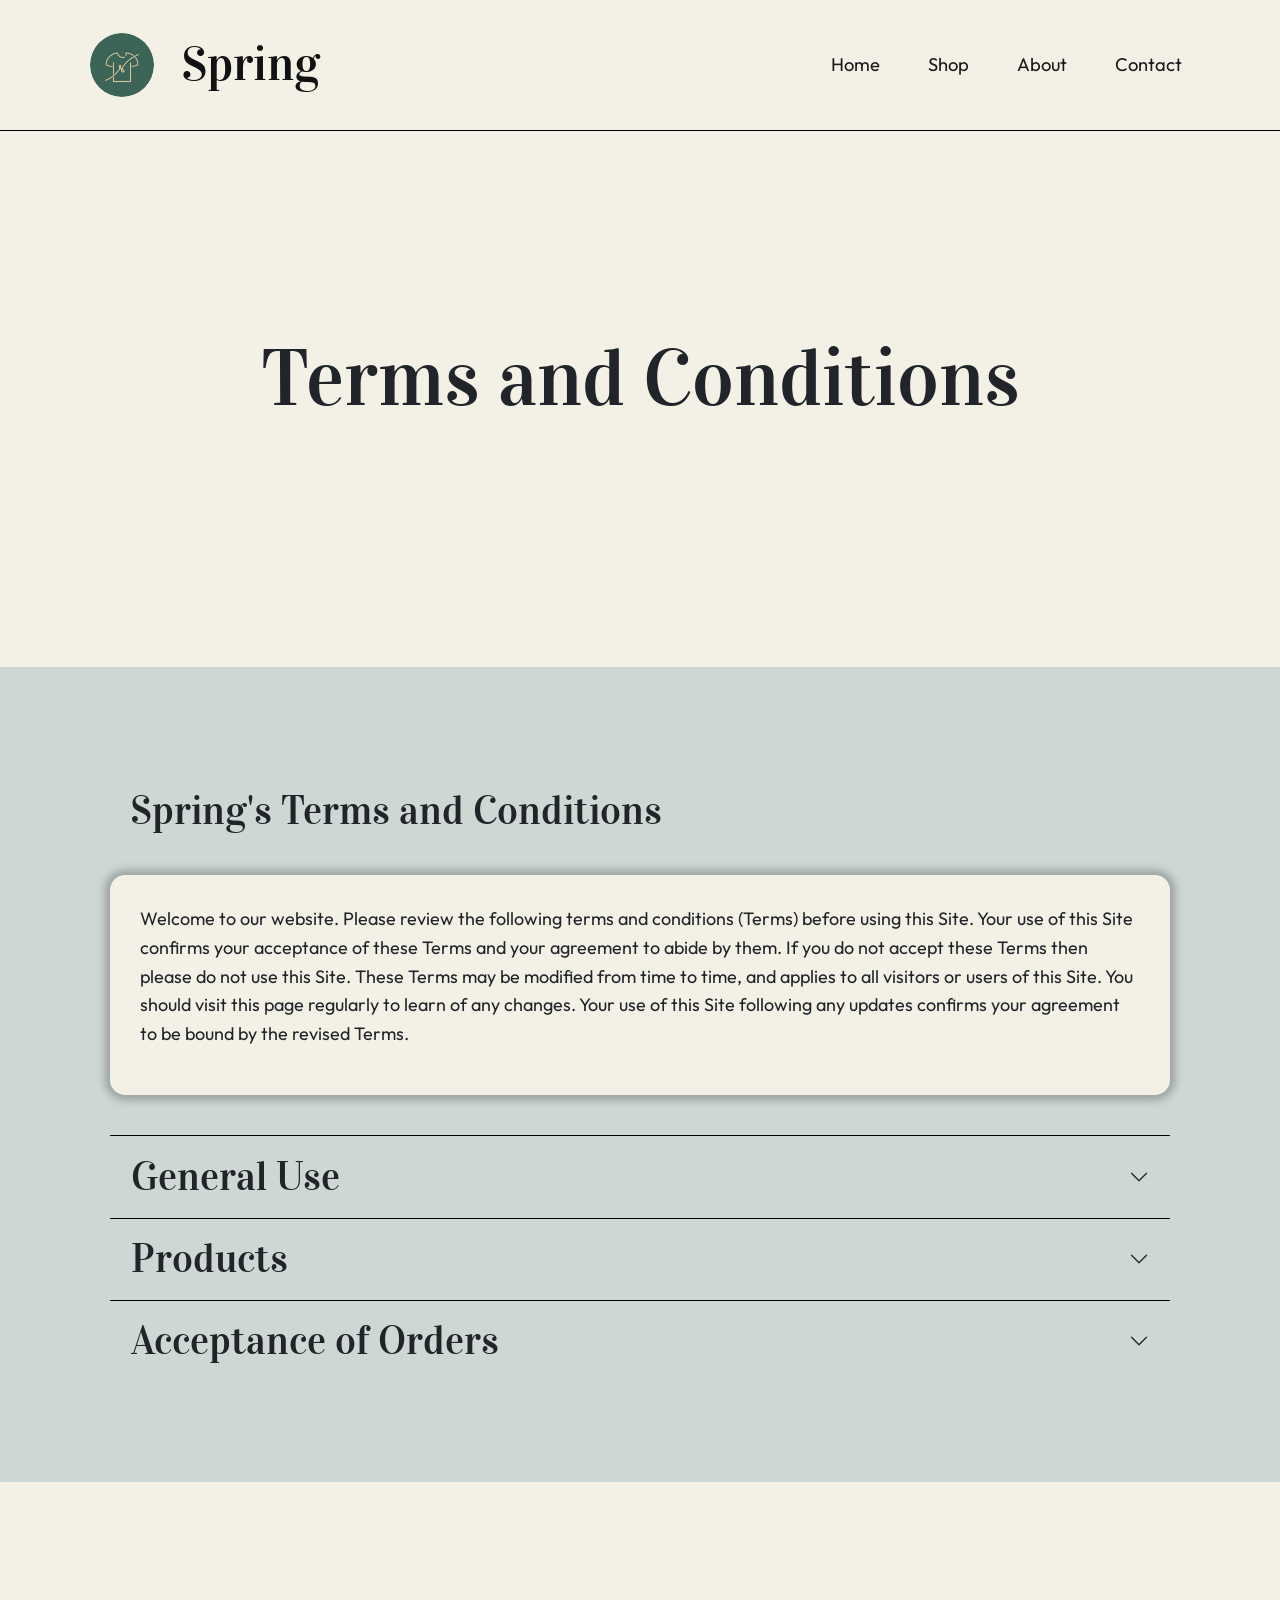
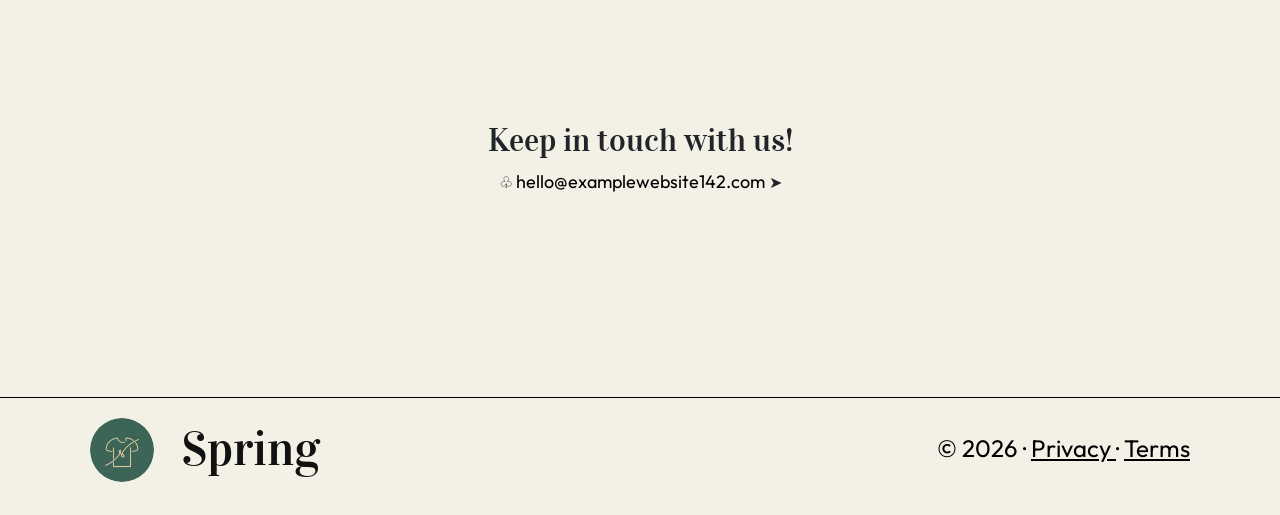
<file: terms & conditions page.html>
<!DOCTYPE html>
<html lang="en">

<head>
    <meta charset="UTF-8">
    <meta name="viewport" content="width=device-width, initial-scale=1.0">

    <title>Spring | Terms and Conditions</title>

    <link rel="preconnect" href="https://fonts.googleapis.com">
    <link rel="preconnect" href="https://fonts.gstatic.com" crossorigin>
    <link href="https://fonts.googleapis.com/css2?family=Outfit:wght@400;600;700&family=Vidaloka&display=swap" rel="stylesheet">
    <link href="https://cdn.jsdelivr.net/npm/bootstrap@5.3.3/dist/css/bootstrap.min.css"
        rel="stylesheet">
      

    <link rel="stylesheet" href="css/style.css">
</head>

<body>

    <header class="site-header">

        <nav class="navbar navbar-expand-lg">

            <div class="container">

                <a class="navbar-brand" href="index.html">

                    <img src="Logo_Spring.png" style="max-width: 64px; height: auto; margin-right: 15px;"
                        alt="Spring logo">

                    Spring

                </a>

                <button class="navbar-toggler" type="button"
                    data-bs-toggle="collapse"
                    data-bs-target="#mainNavigation"
                    aria-controls="mainNavigation"
                    aria-expanded="false"
                    aria-label="Toggle navigation">

                    <span class="navbar-toggler-icon"></span>

                </button>

                <div class="collapse navbar-collapse"
                    id="mainNavigation">

                    <ul class="navbar-nav ms-auto">

                        <li class="nav-item">
                            <a class="nav-link" href="index.html">
                                Home
                            </a>
                        </li>

                        <li class="nav-item">
                            <a class="nav-link" href="shop page.html">
                                Shop
                            </a>
                        </li>

                        <li class="nav-item">
                            <a class="nav-link" href="about page.html">
                                About
                            </a>
                        </li>

                        <li class="nav-item">
                            <a class="nav-link" href="contact page.html">
                                Contact
                            </a>
                        </li>

                    </ul>

                </div>

            </div>

        </nav>

        <hr class="custom-line">


    </header>


    <main>

        <section class="terms-hero">

            <div class="container text-center">

                <h1 class="Title_TermsandCo">Terms and Conditions</h1>

            </div>

        </section>


        <section class="terms-section">

            <div class="container">

                <h2 class="Title_Terms">Spring's Terms and Conditions</h2>

                <div class="content_terms">
                    <div class="terms-introduction">

                        <p>
                            Welcome to our website. Please review the
                            following terms and conditions (Terms) before
                            using this Site. Your use of this Site confirms
                            your acceptance of these Terms and your
                            agreement to abide by them. If you do not
                            accept these Terms then please do not use
                            this Site. These Terms may be modified from
                            time to time, and applies to all visitors or
                            users of this Site. You should visit this page
                            regularly to learn of any changes. Your use
                            of this Site following any updates confirms
                            your agreement to be bound by the revised Terms.
                        </p>

                    </div>

                            <hr class="custom-line">


                    <div class="accordion terms-accordion"
                        id="termsAccordion">


                        <div class="accordion-item">

                            <h3 class="accordion-header"
                                id="headingGeneral">

                                <button class="accordion-button collapsed"
                                    type="button"
                                    data-bs-toggle="collapse"
                                    data-bs-target="#generalUse"
                                    aria-expanded="false"
                                    aria-controls="generalUse">

                                    General Use

                                </button>

                            </h3>


                            <div id="generalUse"
                                class="accordion-collapse collapse"
                                aria-labelledby="headingGeneral"
                                data-bs-parent="#termsAccordion">

                                <div class="accordion-body">
                                    
                                    <p>You may view and use our Site only for your personal information, shopping, and ordering, and for no other purpose inconsistent with our business. Whenever you use our Site to purchase our products or use our services (e.g., customer reviews), you agree to respect and follow the Terms of this Site.</p>

                                </div>

                            </div>

                        </div>


                                    <hr class="custom-line">


                        <div class="accordion-item">

                            <h3 class="accordion-header"
                                id="headingProducts">

                                <button class="accordion-button collapsed"
                                    type="button"
                                    data-bs-toggle="collapse"
                                    data-bs-target="#products"
                                    aria-expanded="false"
                                    aria-controls="products">

                                    Products

                                </button>

                            </h3>


                            <div id="products"
                                class="accordion-collapse collapse"
                                aria-labelledby="headingProducts"
                                data-bs-parent="#termsAccordion">

                                <div class="accordion-body">
                                    <p>Features, specifications, products, and prices of products and services described on this Site are subject to change at any time without notice. Occasionally there may be typographical errors, inaccuracies or omissions related to product descriptions, pricing, and availability. We make no representation as to the completeness, accuracy, or currentness of any information on this Site.
We reserve the following rights, without notice, to:
Make changes in information about price, description, or availability,
To limit the order quantity on any product,
To refuse service to any Customer</p>

                                </div>

                            </div>

                        </div>


                                    <hr class="custom-line">


                        <div class="accordion-item">

                            <h3 class="accordion-header"
                                id="headingOrders">

                                <button class="accordion-button collapsed"
                                    type="button"
                                    data-bs-toggle="collapse"
                                    data-bs-target="#acceptanceOrders"
                                    aria-expanded="false"
                                    aria-controls="acceptanceOrders">

                                    Acceptance of Orders

                                </button>

                            </h3>

                            <div id="acceptanceOrders"
                                class="accordion-collapse collapse"
                                aria-labelledby="headingOrders"
                                data-bs-parent="#termsAccordion">

                                <div class="accordion-body">

                                    <p>Each part of an order you submit to us is an offer to purchase Merchandise. When you place your order through our Site, after we receive your order, you will receive an email from us confirming receipt of your order. If you do not receive an email, contact us before you try to place another order for the same Merchandise.</p>

                                </div>

                            </div>

                        </div>

                    </div>

                </div>
            </div>
        </section>


        <section class="keep-in-touch">

            <div class="container text-center">

                <h2>Keep in touch with us!</h2>

                <div class="keep-in-touch-links">

                    <span aria-hidden="true">♧</span>

                    <a href="mailto:hello@examplewebsite142.com">
                        hello@examplewebsite142.com
                    </a>

                    <span aria-hidden="true">➤</span>

                </div>

            </div>

        </section>

    </main>


     <footer class="site-footer">
            <hr class="custom-line">


        <div class="container">

            <div class="row align-items-center">

                <div class="col-md-6">

                    <a href="index.html" class="footer-brand">

                           <img src="Logo_Spring.png" style="max-width: 64px; height: auto; margin-right: 15px;"
                        alt="Spring logo">

                    Spring
                    </a>

                </div>


                <div class="col-md-6 text-md-end">

                    <p>
                        © 2026 ·

                        <a href="privacy policy page.html">
                            Privacy
                        </a>

                        ·

                        <a href="terms & conditions page.html"
                            aria-current="page">
                            Terms
                        </a>
                    </p>

                </div>

            </div>

        </div>

    </footer>

    <script src="https://cdn.jsdelivr.net/npm/bootstrap@5.3.3/dist/js/bootstrap.bundle.min.js"></script>

    <script src="js/script.js"></script>

</body>

</html>
</file>
<file: css/style.css>
:root {
  --font-heading: "Vidaloka", Georgia, serif;
  --font-body: "Outfit", -apple-system, BlinkMacSystemFont, sans-serif;
  --cream: #f3f0e6;
  --sage: #ced7d4;
  --green: #3b6255;
  --green-deep: #167252;
}

/* Body & Paragraphs */
body, p {
  font-family: var(--font-body);
  font-weight: 400;
  line-height: 1.6;
}

/* Headings */
h1, h2, h3, h4, h5, h6 {
  font-family: var(--font-heading);
  font-weight: 400;
  line-height: 1.2;
}

.site-header,
.navbar,
.site-footer {
    background-color: var(--cream);
}

.navbar-brand,
.footer-brand {
    display: inline-flex;
    align-items: center;
    gap: 12px;
    font-size: clamp(2rem, 4vw, 3rem);
    font-family: var(--font-heading);
    font-weight: 400;
    line-height: 1.2;
    color: #111 !important;
    text-decoration: none;
}

.navbar-brand img,
.footer-brand img {
    width: 64px;
    height: 64px;
    border-radius: 50%;
    object-fit: cover;
}

.navbar-nav {
    gap: 0.5rem 2rem;
}

.nav-item {
    font-size: 1.15rem;
    padding: 0;
}

.nav-link {
    color: #1a1a1a;
    text-decoration: none;
}

.nav-link:hover,
.nav-link:focus {
    color: var(--green);
}

.nav-link.active {
    color: #1a1a1a;
    text-decoration: underline;
    text-underline-offset: 8px;
    text-decoration-thickness: 1px;
}

/* Buttons */

a.btn.product-button {
    background-color: #167252 !important;
    color: white !important;
    border: none !important;
    padding: 12px 35px;
    border-radius: 50px !important;
    text-decoration: none;
    display: inline-block;
    font-size: 16px;
}

a.btn.product-button:hover {
    background-color: #105a40 !important;
    color: white !important;
}

a.btn.product-button:focus {
    box-shadow: none !important;
}

a.btn.hero-button {
    background-color: #167252 !important;
    color: white !important;
    border: none !important;
    padding: 12px 35px;
    border-radius: 50px !important;
    text-decoration: none;
    display: inline-block;
    font-size: 16px;    
}

a.btn.hero-button:hover {
    background-color: #105a40 !important;
    color: white !important;
}

a.btn.hero-button:focus {
    box-shadow: none !important;
}

.btn.contact-submit-button {
    background-color: #3B6255 !important;
    color: white !important;
    border: none !important;
    padding: 12px 35px;
    border-radius: 10px !important;
    text-decoration: none;
    display: inline-block;
    font-size: 16px;    
}

/* All Pages Footer */

.container {
    padding: 20px;
}

.footer-brand {
    padding-bottom: 0;
}

.col-md-6.text-md-end p,
.col-md-6.text-md-end a {
    font-size: 24px !important;
    color: black;
}

/* Home Page */
.hero-section {
    background-image: url("../images/Landing_Page.png");
    background-size: cover;
    background-position: center;
    background-repeat: no-repeat;
    min-height: 100vh;          
    width: 100%;                
    box-sizing: border-box;     
    color: rgb(0, 0, 0);
    padding: 8rem 1.5rem;
    display: flex;
    align-items: center;
}

.hero-section h1 {
    font-size: clamp(2.4rem, 5vw, 4.5rem);
}

.hero-section p {
    max-width: 34rem;
    margin: 1rem auto 1.5rem;
    font-size: 1.25rem;
}


.product-card {
    width: 100%;
    max-width: 320px;
    background: transparent;
    padding: 0;
    text-align: center;
}

.product-card img {
    width: 100%;
    aspect-ratio: 4 / 5;
    object-fit: cover;
    object-position: center top;
    display: block;
    border-radius: 16px;
}

.container-shop {
    display: block;
    width: 100%;
}

.container-shop > .row {
    width: 100%;
}

.container-shop [class*="col-"] {
    display: flex;
    justify-content: center;
}
 
.product-card h2,
.product-card h3 {
    padding-top: 1rem;
    margin-bottom: 0.25rem;
    font-size: 1.75rem;
}

.product-card .product-price {
    margin: 0 0 0.85rem;
    font-size: 1.35rem;
}

.products-section,
.shop-title,
.shop-section {
    background-color: var(--sage);
}

.products-section,
.shop-section {
    padding: 2.5rem 1.5rem 4rem;
}

.products-section h2 {
    font-size: clamp(2rem, 4vw, 3rem);
    margin-bottom: 1.5rem;
}

.shop-title {
    padding: 0;
}

.container-shop {
    padding-left: 1.5rem;
    padding-right: 1.5rem;
}

.products-section .row,
.shop-section .row {
    --bs-gutter-y: 2.5rem;
    --bs-gutter-x: 1.5rem;
}

.coming-soon {
    padding-top: 2.5rem;
    font-size: 1.1rem;
    text-align: right;
}

.shop-title h1 {
    margin: 0;
    padding: 2rem 0;
    font-size: clamp(2rem, 4vw, 3rem);
}

/* About */
.about-preview {
    padding: 50px
}

.about-preview img {
    width: 403px;
    height: 400px;
    object-fit: cover;
    display: block;
    border-radius: 20px;
    box-shadow: 0 0 8px 5px rgba(0, 0, 0, 0.25);

}

.about-preview p {
    font-size: 24px;
}

.about-preview h2 {
    font-size: 48px;
    padding-bottom: 20px;
}

.about-page-section {
    padding: 50px;
}

.about-page-section img {
    width: 100%;
    max-width: 688px;
    height: auto;
    aspect-ratio: 688 / 703;
    object-fit: cover;
    display: block;
    border-radius: 20px;
    box-shadow: 0 0 8px 5px rgba(0, 0, 0, 0.25);
}

.container-about {
    display: flex;
    flex-wrap: wrap;
    justify-content: center;
    gap: 20px;
    width: 100%;
}

.about-page-section p {
    font-size: 24px;
 
}

/* Contact */

.contact-main {
    padding: 50px;
}

.contact-hero {
    color: #3B6255;
    padding: clamp(20px, 7vw, 100px);
    display: flex;
    flex-direction: column;
    flex-wrap: nowrap;
    justify-content: flex-start;
    align-items: flex-start;
    gap: clamp(10px, 2vw, 20px);
    width: 100%;
    box-sizing: border-box;
    overflow-wrap: break-word;
}


.contact-hero h1 {
    font-size: 8vw !important;
    line-height: 1.2;
    white-space: nowrap;
    width: 100%;
    margin: 0;
}

.contact-hero h2 {
   font-size: 2.5vw !important;
    line-height: 1.2;
    white-space: nowrap;
    width: 100%;
    margin: 0;
}

.contact-hero p {
    font-size: 2vw !important;
    line-height: 1.5;
    width: 100%;
    margin: 0;
}
.contact-hero * {
    max-width: 100%;
    box-sizing: border-box;
}

.contact-detail {
    padding: 40px;
}
.contact-detail p {
    margin-bottom: 0px;
}
.contact-detail a {
    display: inline-block;
    margin-top: 0;
    line-height: 1;
    color: black;
    letter-spacing: 2px;
    text-decoration: none;
    font-weight: lighter;
}

.col-md-6 {
    font-size: 28px;
    font-weight: lighter;
}

.container-exploring {
    display: flex;
    justify-content: center;
    align-items: center;
    text-align: center;
    min-height: 70vh;
}


.cta-content {
    display: flex;
    flex-direction: column;
    align-items: center;
    justify-content: center;
    text-align: center;

    background-color: #9CB0A9;
    padding: 60px clamp(20px, 10vw, 200px);
    border-radius: 15px;

    width: 90%;
    max-width: 1200px;
    box-sizing: border-box;
    margin: 0 auto;
}

/* Solo Product Page */
/* PRODUCT GALLERY */
.product-gallery {
    display: grid;
    grid-template-columns: 90px minmax(0, 1fr);
    gap: 35px;
    align-items: stretch;
    width: 100%;
    padding: 15px 0;
}

/* THUMBNAILS */
.product-thumbnails {
    display: flex;
    flex-direction: column;
    justify-content: space-between;
    gap: 18px;
    width: 90px;
}

.thumbnail {
    width: 90px;
    height: 110px;
    flex-shrink: 0;
    padding: 0;
    border: 3px solid transparent;
    border-radius: 20px;
    overflow: hidden;
    background: #f2f0e9;
    cursor: pointer;
    box-shadow: 0 8px 20px rgba(0, 0, 0, 0.10);
    transition: all 0.3s ease;
}

.thumbnail img {
    width: 100%;
    height: 100%;
    display: block;
    object-fit: cover;
}

.thumbnail:hover {
    transform: scale(1.04);
}

.thumbnail.active {
    border-color: #426d5d;
    box-shadow: 0 8px 20px rgba(0, 0, 0, 0.18);
}

/* MAIN IMAGE */
.product-main {
    width: 100%;
    min-width: 0;
    overflow: hidden;
    border-radius: 30px;
    background: #f2f0e9;
    box-shadow: 0 12px 30px rgba(0, 0, 0, 0.16);
}

.product-main-image {
    display: block;
    width: 100%;
    height: 100%;
    aspect-ratio: 0.9 / 1;
    object-fit: cover;
    object-position: center;
    transition: opacity 0.3s ease;
}

/* Terms and Condition */

.terms-section {
    background-color: #CED7D4;
    padding: 80px 90px;
    margin: 40px auto;
}

body {
    background-color: #F3F0E6;
}

.terms-introduction {
    background-color: #F3F0E6;
    padding: 30px 30px;
    border-radius: 15px;
    box-shadow: 0 0 8px 5px rgba(0, 0, 0, 0.25);
    overflow: hidden; 
    margin: 40px auto;
    font-size: 18px;
}

.Title_TermsandCo {
    margin: 180px auto;
    font-size: 80px;
}

.Title_Terms {
    font-size: 40px;
    margin: 20px;
}

.custom-line {
    border: 0;
    border-top: 1px solid black;
    opacity: 1;
    margin: 0px 0px;
}

.keep-in-touch {
    padding: 180px;
}

.keep-in-touch-links a,
.keep-in-touch-links a:visited {
    font-size: 18px;
    color: #000000 !important;
    text-decoration: none;
}

.keep-in-touch-links a:hover {
    color: #555555 !important; 
    text-decoration: underline;
}

/* Store Menu */

.product-option {
    margin-bottom: 25px;
}

.product-option label {
    display: block;
    color: #3d665a;
    font-size: 14px;
    font-weight: 700;
    letter-spacing: .5px;
    margin-bottom: 12px;
}

.size-options {
    display: flex;
    flex-wrap: wrap;
    gap: 9px;
}

.size-btn {
    width: 54px;
    height: 45px;
    border: 1px solid #a0b7ac;
    border-radius: 10px;
    background: transparent;
    color: #3d665a;
    font-size: 14px;
    font-weight: 700;
    cursor: pointer;
    transition: all .25s ease;
}

.size-btn:hover,
.size-btn.active {
    background: #3d665a;
    color: #fff;
    border-color: #3d665a;
}

.quantity-control {
    display: flex;
    align-items: center;
    justify-content: space-around;
    width: 100%;
    max-width: 145px;
    height: 48px;
    border: 1px solid #76998b;
    border-radius: 13px;
    background: #fff;
}

.quantity-control button {
    border: none;
    background: transparent;
    color: #3d665a;
    font-size: 20px;
    font-weight: 700;
    cursor: pointer;
    padding: 5px 10px;
}

.quantity-control input {
    width: 30px;
    border: none;
    outline: none;
    background: transparent;
    color: #243d35;
    text-align: center;
    font-size: 16px;
    font-weight: 700;
    appearance: textfield;
    -moz-appearance: textfield;
}

.quantity-control input::-webkit-inner-spin-button,
.quantity-control input::-webkit-outer-spin-button {
    -webkit-appearance: none;
    margin: 0;
}

.product-price {
    color: #3d665a;
    font-family: Georgia, serif;
    font-size: 34px;
    font-weight: 700;
    margin: 0;
    line-height: 1.3;
}

.add-to-cart-btn {
    display: inline-flex;
    align-items: center;
    justify-content: center;
    gap: 15px;
    padding: 15px 25px;
    min-width: 190px;
    border: none;
    border-radius: 50px;
    background: #3d665a;
    color: #fff;
    font-size: 19px;
    cursor: pointer;
    transition: all .3s ease;
}

.add-to-cart-btn span {
    font-size: 28px;
    line-height: 1;
}

.add-to-cart-btn:hover {
    background: #294b40;
    transform: translateY(-2px);
}

.color-options {
    display: flex;
    align-items: center;
    gap: 14px;
}

.color-btn {
    width: 32px;
    height: 32px;
    min-width: 32px;
    padding: 0;
    border-radius: 50%;
    border: 2px solid #d5d5d5;
    background: var(--swatch-color);
    cursor: pointer;
    transition: all .25s ease;
    position: relative;
}

.color-btn:hover {
    transform: scale(1.12);
}

.color-btn.active {
    outline: 2px solid #3d665a;
    outline-offset: 4px;
    border-color: #3d665a;
}

.color-btn[data-color="white"] {
    border-color: #c9c9c9;
}

.product-purchase-details {
    max-width: 100%;
}

.product-option select {
    max-width: 250px;
    border-color: #a0b7ac;
    border-radius: 10px;
}

.product-information-section {
    background-color: var(--sage);
    padding: 4rem 0;
}

.product-brand {
    color: var(--green);
    letter-spacing: 0.12em;
    font-size: 0.85rem;
    margin-bottom: 0.5rem;
}

.product-detail-section {
    padding: 2rem 0 4rem;
}

.back-to-shop {
    color: #111;
    text-decoration: none;
    font-size: 2rem;
    line-height: 1;
}

.order-now {
    text-decoration: none;
    color: #fff;
}

.specifications-list {
    margin: 1.5rem 0 0;
}

.specification-item {
    display: grid;
    grid-template-columns: minmax(9rem, 14rem) 1fr;
    gap: 0.5rem 1.5rem;
    padding: 0.4rem 0;
}

.specification-item dt {
    font-weight: 600;
}

.specification-item dd {
    margin: 0;
}

.size-guide-image {
    display: block;
    max-width: 720px;
    margin: 1.5rem 0;
    background: #fff;
    border-radius: 16px;
}

.size-chart th,
.size-chart td {
    background: transparent;
}

@media (max-width: 767px) {
    .product-gallery {
        grid-template-columns: 1fr;
    }

    .product-thumbnails {
        flex-direction: row;
        width: 100%;
        overflow-x: auto;
    }

    .hero-section {
        min-height: 70vh;
        padding: 6rem 1rem;
    }

    .nav-item {
        font-size: 1.1rem;
    }
}


/* Bootstrap Accordion Edits Terms and Condition */

.terms-accordion {
    --bs-accordion-bg: transparent !important;
    --bs-accordion-active-bg: transparent !important;
    --bs-accordion-btn-bg: transparent !important;
    --bs-accordion-border-color: transparent !important;
    --bs-accordion-btn-focus-box-shadow: none !important;
    background: transparent !important;
}

.terms-accordion .accordion-item {
    background: transparent !important;
    border-color: transparent !important;
}

.terms-accordion .accordion-button,
.terms-accordion .accordion-button.collapsed,
.terms-accordion .accordion-button:not(.collapsed) {
    background: transparent !important;
    background-color: transparent !important;
    color: #212529;
    box-shadow: none !important;
    font-size: 40px;
}

.terms-accordion .accordion-button:not(.collapsed) {
    color: #3B6255;
}

.terms-accordion .accordion-button:focus {
    box-shadow: none !important;
    border-color: transparent !important;
}

.terms-accordion .accordion-body {
    background-color: #F3F0E6;
    padding: 30px 30px;
    border-radius: 15px;
    overflow: hidden; 
    margin: 40px auto;
    font-size: 18px;
}
</file>
